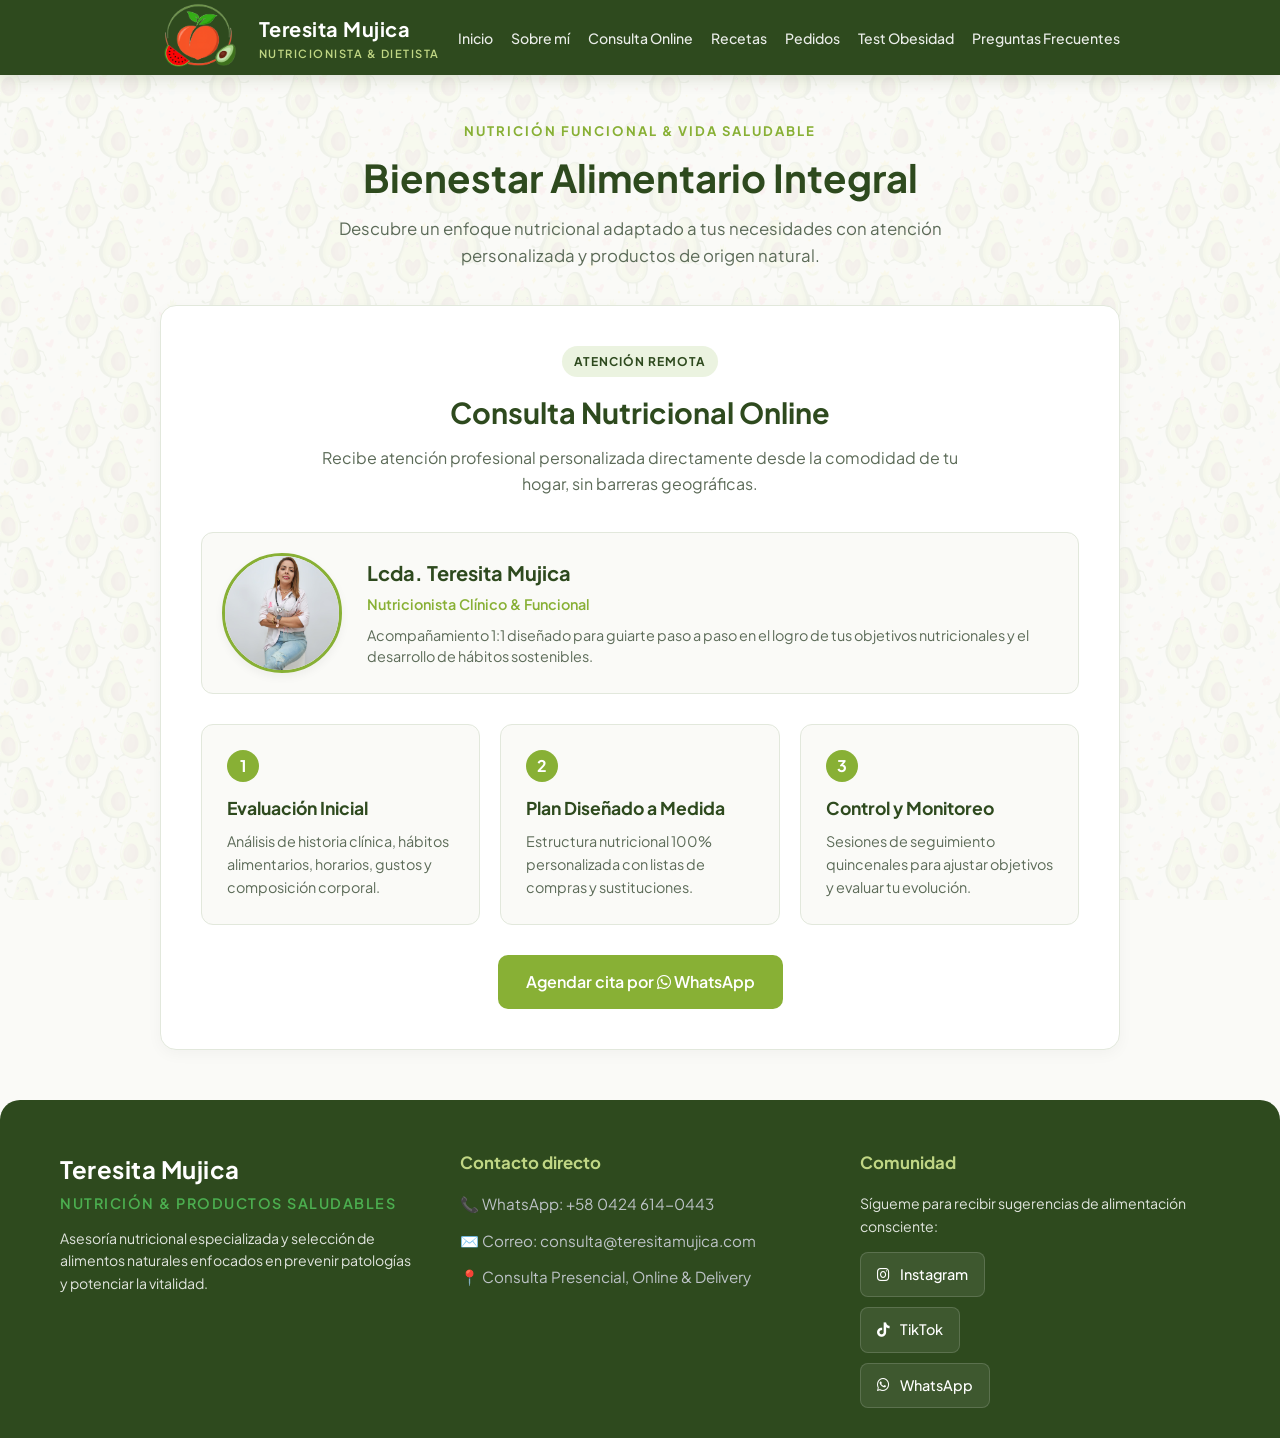
<file: consultaonline.html>
<!DOCTYPE html>
<html lang="es">
<head>
    <meta charset="UTF-8">
    <meta name="viewport" content="width=device-width, initial-scale=1.0">
    <title>Lcda. Teresita Mujica - Nutrición & Bienestar</title>
     <link rel="icon" type="image/x-icon" href="images/favicon32x32.png">
    
    <link href="https://fonts.googleapis.com/css2?family=Plus+Jakarta+Sans:wght@400;500;600;700&display=swap" rel="stylesheet">
    <link rel="stylesheet" href="https://cdnjs.cloudflare.com/ajax/libs/font-awesome/6.5.1/css/all.min.css">

    <style>
          .header-logo{
            width: 80px;
            height: 80px;
        }
        /* ====================================================
           PALETA DE COLORES & VARIABLES
           ==================================================== */
        :root {
            --brand-dark-green: #2E4A1E;   /* Verde Oliva Oscuro del Header */
            --brand-leaf-green: #88B035;   /* Verde Hoja de Acción */
            --brand-light-green: #EBF3E0;  /* Verde Suave de Fondo */
            --brand-accent-gold: #C0D684;  /* Verde Dorado Acento */
            --bg-body: #FAFAF7;             /* Fondo Crema / Blanco Orgánico */
            --card-bg: #FFFFFF;            /* Fondo de Tarjetas */
            --text-main: #1F291E;          /* Texto Principal */
            --text-muted: #5C6B58;         /* Texto Secundario */
            --border-color: #E2E8DC;       /* Bordes */
            --radius: 16px;
        }

        * { box-sizing: border-box; margin: 0; padding: 0; font-family: 'Plus Jakarta Sans', sans-serif; }

        /* ====================================================
           FONDO GENERAL CON ESTAMPADO (BODY)
           ==================================================== */
        body { 
            background-color: var(--bg-body); 
            color: var(--text-main); 
            line-height: 1.6; 
            display: flex; 
            flex-direction: column; 
            min-height: 100vh;
            position: relative;
        }

        body::before {
            content: '';
            position: fixed;
            top: 0;
            left: 0;
            width: 100%;
            height: 100%;
            background-image: url('images/aguacate.avif');
            background-repeat: repeat;
            background-size: 220px auto;
            opacity: 0.06;
            pointer-events: none;
            z-index: -1;
        }

        .container { max-width: 1000px; margin: 0 auto; padding: 0 20px; width: 100%; }

        /* ====================================================
           CABECERA Y NAVEGACIÓN
           ==================================================== */
        header { 
            background-color: var(--brand-dark-green); 
            position: sticky; 
            top: 0; 
            z-index: 1000;
            box-shadow: 0 4px 15px rgba(46, 74, 30, 0.15);
        }

        .nav-container { display: flex; justify-content: space-between; align-items: center; height: 75px; }

        .logo { display: flex; flex-direction: column; text-decoration: none; }
        .logo-title { color: #FFFFFF; font-weight: 700; font-size: 1.25rem; letter-spacing: 0.5px; }
        .logo-subtitle { color: var(--brand-accent-gold); font-size: 0.7rem; letter-spacing: 1.5px; text-transform: uppercase; font-weight: 600; }

        .nav-menu { display: flex; gap: 18px; list-style: none; }
        .nav-menu a { 
            text-decoration: none; 
            color: rgba(255, 255, 255, 0.9); 
            font-weight: 500; 
            font-size: 0.88rem; 
            transition: color 0.2s; 
        }
        .nav-menu a:hover, .nav-menu a.active { color: var(--brand-accent-gold); }

        .menu-toggle { 
            display: none; 
            background: none; 
            border: none; 
            color: #FFFFFF; 
            font-size: 1.8rem; 
            cursor: pointer; 
        }

        /* ====================================================
           ESTILOS DE SECCIONES GENERALES
           ==================================================== */
        .hero-section { text-align: center; padding: 45px 20px 35px 20px; }
        .hero-subtitle { font-size: 0.82rem; letter-spacing: 2px; text-transform: uppercase; color: var(--brand-leaf-green); font-weight: 700; margin-bottom: 6px; }
        .hero-section h1 { color: var(--brand-dark-green); font-size: 2.4rem; font-weight: 700; margin-bottom: 8px; }
        .hero-section p { color: var(--text-muted); font-size: 1.05rem; max-width: 650px; margin: 0 auto; }

        .content-section {
            margin-bottom: 50px;
            scroll-margin-top: 90px;
        }

        .section-card {
            background-color: var(--card-bg);
            border: 1px solid var(--border-color);
            border-radius: var(--radius);
            padding: 40px;
            box-shadow: 0 4px 15px rgba(0, 0, 0, 0.04);
        }

        .badge {
            display: inline-block;
            background-color: var(--brand-light-green);
            color: var(--brand-dark-green);
            font-size: 0.75rem;
            font-weight: 700;
            text-transform: uppercase;
            letter-spacing: 1px;
            padding: 6px 12px;
            border-radius: 20px;
            margin-bottom: 12px;
        }

        .section-header {
            text-align: center;
            max-width: 650px;
            margin: 0 auto 35px auto;
        }

        .section-header h2 {
            color: var(--brand-dark-green);
            font-size: 1.8rem;
            margin-bottom: 10px;
        }

        .section-intro {
            color: var(--text-muted);
            font-size: 1rem;
        }

        /* ====================================================
           COMPONENTES ESPECÍFICOS
           ==================================================== */
        
        /* SOBRE MÍ */
        .profile-header { display: flex; align-items: center; gap: 30px; margin-bottom: 25px; }
        .profile-img-container { width: 130px; height: 130px; border-radius: 50%; overflow: hidden; border: 3px solid var(--brand-leaf-green); flex-shrink: 0; }
        .profile-img { width: 100%; height: 100%; object-fit: cover; }
        .profile-title-block h2 { color: var(--brand-dark-green); font-size: 1.7rem; }
        .profile-title-block .subtitle { color: var(--text-muted); font-weight: 500; }
        .text-content p { color: var(--text-main); font-size: 1.05rem; line-height: 1.7; margin-bottom: 30px; }
        .highlights-grid { display: grid; grid-template-columns: repeat(3, 1fr); gap: 20px; }
        .highlight-item { background-color: var(--bg-body); padding: 20px; border-radius: 12px; border: 1px solid var(--border-color); }
        .highlight-item .icon { font-size: 1.5rem; display: block; margin-bottom: 8px; }
        .highlight-item h4 { color: var(--brand-dark-green); margin-bottom: 6px; }
        .highlight-item p { color: var(--text-muted); font-size: 0.88rem; }

        /* CONSULTA ONLINE */
        .steps-grid { display: grid; grid-template-columns: repeat(3, 1fr); gap: 20px; margin-bottom: 30px; }
        .step-card { background-color: var(--bg-body); padding: 25px; border-radius: 12px; border: 1px solid var(--border-color); }
        .step-number { width: 32px; height: 32px; background-color: var(--brand-leaf-green); color: #ffffff; font-weight: 700; border-radius: 50%; display: flex; align-items: center; justify-content: center; margin-bottom: 12px; }
        .step-card h3 { color: var(--brand-dark-green); font-size: 1.1rem; margin-bottom: 8px; }
        .step-card p { color: var(--text-muted); font-size: 0.9rem; }
        .cta-wrapper { text-align: center; margin-top: 20px; }
        .btn-primary { display: inline-block; background-color: var(--brand-leaf-green); color: #ffffff; padding: 14px 28px; border-radius: 10px; text-decoration: none; font-weight: 600; border: none; cursor: pointer; transition: background-color 0.2s; }
        .btn-primary:hover { background-color: var(--brand-dark-green); }

        /* RECETAS Y PEDIDOS (GRID DE TARGETAS) */
        .items-grid { display: grid; grid-template-columns: repeat(2, 1fr); gap: 25px; }
        .item-card { background-color: var(--bg-body); border-radius: 12px; border: 1px solid var(--border-color); overflow: hidden; display: flex; flex-direction: column; }
        .item-card img { width: 100%; height: 180px; object-fit: cover; }
        .item-card-body { padding: 20px; flex-grow: 1; display: flex; flex-direction: column; }
        .item-card-body h3 { color: var(--brand-dark-green); font-size: 1.2rem; margin-bottom: 8px; }
        .item-card-body p { color: var(--text-muted); font-size: 0.9rem; margin-bottom: 15px; flex-grow: 1; }
        .price-tag { font-size: 1.1rem; font-weight: 700; color: var(--brand-leaf-green); margin-bottom: 12px; }

        /* TEST DE OBESIDAD */
        .imc-form { max-width: 500px; margin: 0 auto; }
        .form-grid { display: grid; grid-template-columns: 1fr 1fr; gap: 15px; margin-bottom: 20px; }
        .form-group label { display: block; color: var(--brand-dark-green); font-weight: 600; font-size: 0.9rem; margin-bottom: 6px; }
        .form-group input { width: 100%; padding: 12px; border: 1px solid var(--border-color); border-radius: 8px; font-size: 1rem; background-color: var(--bg-body); }
        .btn-full { width: 100%; }
        .result-box { margin-top: 30px; padding: 20px; background-color: var(--brand-light-green); border-radius: 12px; text-align: center; border: 1px solid var(--brand-accent-gold); }
        .result-box h3 { color: var(--brand-dark-green); margin-bottom: 6px; }
        .result-status { font-weight: 700; color: var(--brand-dark-green); font-size: 1.1rem; margin-bottom: 10px; }
        .result-disclaimer { font-size: 0.8rem; color: var(--text-muted); }

        /* PREGUNTAS FRECUENTES (FAQ) */
        .faq-list { display: flex; flex-direction: column; gap: 15px; }
        .faq-item { background-color: var(--bg-body); border-radius: 10px; border: 1px solid var(--border-color); padding: 20px; }
        .faq-item h3 { color: var(--brand-dark-green); font-size: 1.05rem; margin-bottom: 8px; }
        .faq-item p { color: var(--text-muted); font-size: 0.92rem; }

        /* ====================================================
           FOOTER (1 FILA / 3 COLUMNAS)
           ==================================================== */
        footer { 
            background-color: var(--brand-dark-green); 
            color: #FFFFFF; 
            margin-top: auto; 
            padding: 45px 0 35px 0; 
            border-top-left-radius: 20px;
            border-top-right-radius: 20px;
            position: relative;
            z-index: 2;
        }

        .footer-grid { display: grid; grid-template-columns: repeat(3, 1fr); gap: 35px; }
        .footer-col h3 { font-size: 1.05rem; color: var(--brand-accent-gold); margin-bottom: 16px; font-weight: 700; }
        .footer-col p, .footer-col a { color: rgba(255, 255, 255, 0.85); font-size: 0.88rem; text-decoration: none; }
        .contact-info { display: flex; flex-direction: column; gap: 10px; }
        .contact-item { display: flex; align-items: center; gap: 8px; }
        .social-links { display: flex; gap: 12px; }
        .social-btn { display: inline-flex; align-items: center; justify-content: center; padding: 8px 16px; border-radius: 8px; background-color: rgba(255, 255, 255, 0.1); color: #FFFFFF; font-size: 0.85rem; font-weight: 600; border: 1px solid rgba(255, 255, 255, 0.15); transition: all 0.2s; }
        .social-btn:hover { background-color: var(--brand-leaf-green); border-color: var(--brand-leaf-green); }

        /* ====================================================
           ADAPTABILIDAD RESPONSIVE
           ==================================================== */
        @media (max-width: 850px) {
            .footer-grid { grid-template-columns: 1fr; gap: 30px; text-align: center; }
            .contact-item { justify-content: center; }
            .social-links { justify-content: center; }
        }

        @media (max-width: 768px) {
            .menu-toggle { display: block; }
            .nav-menu {
                display: none;
                flex-direction: column;
                position: absolute;
                top: 75px;
                left: 0;
                width: 100%;
                background-color: var(--brand-dark-green);
                padding: 20px;
                gap: 16px;
                box-shadow: 0 10px 15px rgba(0,0,0,0.2);
            }
            .nav-menu.active { display: flex; }
            .profile-header { flex-direction: column; text-align: center; }
            .highlights-grid, .steps-grid, .items-grid { grid-template-columns: 1fr; }
            .form-grid { grid-template-columns: 1fr; }
        }

        /* ====================================================
   ÁREA DE FOTO DE LA LICENCIADA
   ==================================================== */
.consult-profile-block {
    display: flex;
    align-items: center;
    gap: 25px;
    margin-bottom: 30px;
    padding: 20px;
    background-color: var(--bg-body);
    border-radius: 12px;
    border: 1px solid var(--border-color);
}

.consult-profile-img {
    width: 120px;
    height: 120px;
    border-radius: 50%;
    object-fit: cover;
    border: 3px solid var(--brand-leaf-green);
    flex-shrink: 0;
    box-shadow: 0 4px 10px rgba(0, 0, 0, 0.05);
}

.consult-profile-info h3 {
    color: var(--brand-dark-green);
    font-size: 1.25rem;
    font-weight: 700;
    margin-bottom: 4px;
}

.consult-profile-info .specialty {
    color: var(--brand-leaf-green);
    font-weight: 600;
    font-size: 0.9rem;
    margin-bottom: 8px;
    display: block;
}

.consult-profile-info p {
    color: var(--text-muted);
    font-size: 0.9rem;
    line-height: 1.5;
}

@media (max-width: 600px) {
    .consult-profile-block {
        flex-direction: column;
        text-align: center;
    }
}
    </style>
     <script src="js/header.js"></script>
    <script src="js/footer.js"></script>
</head>
<body>

   <!-- Tu header modular -->
    <mi-header></mi-header>

    <!-- CONTENIDO PRINCIPAL -->
   <!-- CONTENIDO PRINCIPAL -->
    <main class="container">
        
        <!-- HERO / INICIO -->
        <section id="inicio" class="hero-section">
            <div class="hero-subtitle">Nutrición Funcional & Vida Saludable</div>
            <h1>Bienestar Alimentario Integral</h1>
            <p>Descubre un enfoque nutricional adaptado a tus necesidades con atención personalizada y productos de origen natural.</p>
        </section>

        <!-- SECCIÓN: CONSULTA ONLINE -->
        <section id="consulta-online" class="content-section">
            <div class="section-card">
                <div class="section-header">
                    <span class="badge">Atención remota</span>
                    <h2>Consulta Nutricional Online</h2>
                    <p class="section-intro">Recibe atención profesional personalizada directamente desde la comodidad de tu hogar, sin barreras geográficas.</p>
                </div>

                <!-- BLOQUE CON FOTO DE LA LICENCIADA -->
                <div class="consult-profile-block">
                    <img src="images/teresitanutricionista.jpg" alt="Lcda. Teresita Mujica" class="consult-profile-img">
                    <div class="consult-profile-info">
                        <h3>Lcda. Teresita Mujica</h3>
                        <span class="specialty">Nutricionista Clínico & Funcional</span>
                        <p>Acompañamiento 1:1 diseñado para guiarte paso a paso en el logro de tus objetivos nutricionales y el desarrollo de hábitos sostenibles.</p>
                    </div>
                </div>

                <div class="steps-grid">
                    <div class="step-card">
                        <div class="step-number">1</div>
                        <h3>Evaluación Inicial</h3>
                        <p>Análisis de historia clínica, hábitos alimentarios, horarios, gustos y composición corporal.</p>
                    </div>
                    <div class="step-card">
                        <div class="step-number">2</div>
                        <h3>Plan Diseñado a Medida</h3>
                        <p>Estructura nutricional 100% personalizada con listas de compras y sustituciones.</p>
                    </div>
                    <div class="step-card">
                        <div class="step-number">3</div>
                        <h3>Control y Monitoreo</h3>
                        <p>Sesiones de seguimiento quincenales para ajustar objetivos y evaluar tu evolución.</p>
                    </div>
                </div>

                <div class="cta-wrapper">
                    <a href="https://wa.link/mg5tw3" class="btn-primary"> Agendar cita por <i class="fa-brands fa-whatsapp"></i> WhatsApp</a>
                </div>
            </div>
        </section>

    </main>

    <!-- FOOTER -->
    <mi-footer></mi-footer>

    <!-- LÓGICA JAVASCRIPT -->
    <script>
       
    </script>
</body>
</html>
</file>
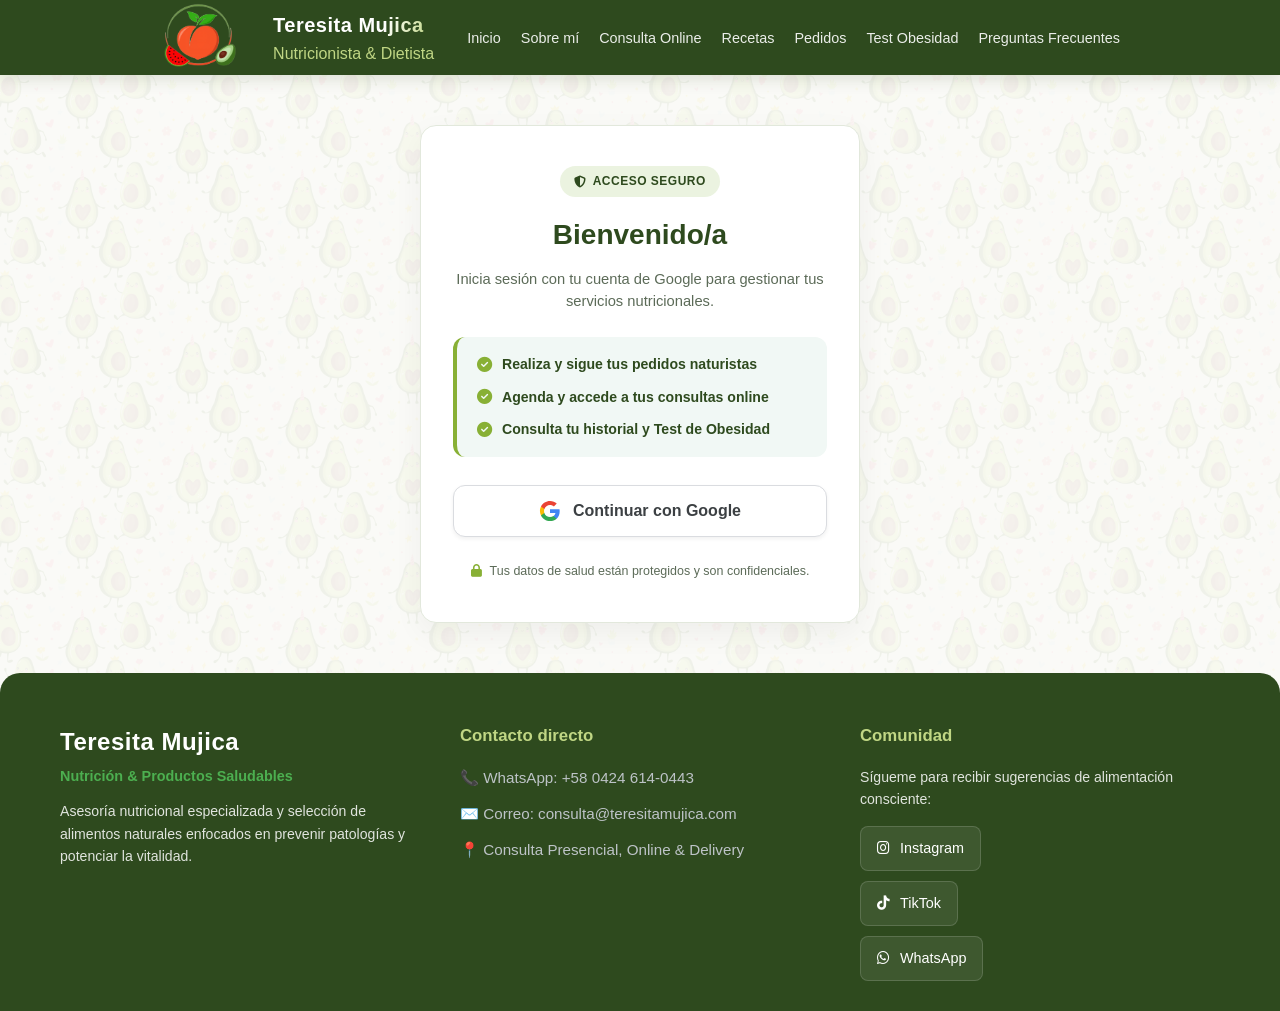
<file: pedidos.html>
<!DOCTYPE html>
<html lang="es">
<head>
    <meta charset="UTF-8">
    <meta name="viewport" content="width=device-width, initial-scale=1.0">
    <title>Lcda. Teresita Mujica - Nutrición & Bienestar</title>
     <link rel="icon" type="image/x-icon" href="images/favicon32x32.png">
     <link href="css/indexcss.css" rel="stylesheet">
    <script src="js/header.js"></script>
    <script src="js/footer.js"></script>
    <link rel="stylesheet" href="https://cdnjs.cloudflare.com/ajax/libs/font-awesome/6.5.1/css/all.min.css">

    <style>
     
       
          .header-logo{
            width: 80px;
            height: 80px;
        }
         :root {
            --brand-dark-green: #2E4A1E;   /* Verde Oliva Oscuro del Header */
            --brand-leaf-green: #88B035;   /* Verde Hoja de Acción */
            --brand-light-green: #EBF3E0;  /* Verde Suave de Fondo */
            --brand-accent-gold: #C0D684;  /* Verde Dorado Acento */
            --bg-body: #FAFAF7;             /* Fondo Crema / Blanco Orgánico */
            --card-bg: #FFFFFF;            /* Fondo de Tarjetas */
            --text-main: #1F291E;          /* Texto Principal */
            --text-muted: #5C6B58;         /* Texto Secundario */
            --border-color: #E2E8DC;       /* Bordes */
            --radius: 16px;
        }


        body {
            font-family: 'Plus Jakarta Sans', sans-serif;
            background-color: var(--bg-body);
            color: var(--text-main);
            margin: 0;
            display: flex;
            flex-direction: column;
            min-height: 100vh;
        }

        /* Layout de Autorización */
        .auth-container {
            max-width: 440px;
            margin: 50px auto;
            background: var(--card-bg);
            border: 1px solid var(--border-color);
            border-radius: var(--radius);
            padding: 40px 32px;
            box-shadow: 0 10px 30px rgba(0, 0, 0, 0.05);
            text-align: center;
        }

        .auth-badge {
            display: inline-flex;
            align-items: center;
            gap: 6px;
            background-color: var(--brand-light-green);
            color: var(--brand-dark-green);
            font-size: 0.75rem;
            font-weight: 700;
            text-transform: uppercase;
            padding: 6px 14px;
            border-radius: 20px;
            margin-bottom: 16px;
            letter-spacing: 0.5px;
        }

        .auth-header h2 {
            color: var(--brand-dark-green);
            font-size: 1.75rem;
            font-weight: 700;
            margin: 0 0 10px 0;
        }

        .auth-header p {
            color: var(--text-muted);
            font-size: 0.92rem;
            line-height: 1.5;
            margin: 0 0 25px 0;
        }

        /* Beneficios / Valor del Login */
        .benefits-list {
            text-align: left;
            background: #f1f8f5;
            padding: 16px 20px;
            border-radius: 12px;
            margin-bottom: 28px;
            border-left: 4px solid var(--brand-leaf-green);
        }

        .benefit-item {
            display: flex;
            align-items: center;
            gap: 10px;
            font-size: 0.88rem;
            color: var(--brand-dark-green);
            font-weight: 600;
            margin-bottom: 10px;
        }

        .benefit-item:last-child {
            margin-bottom: 0;
        }

        .benefit-item i {
            color: var(--brand-leaf-green);
            font-size: 0.95rem;
        }

        /* Botón Único de Google */
        .btn-google {
            display: flex;
            align-items: center;
            justify-content: center;
            gap: 12px;
            width: 100%;
            padding: 14px 20px;
            border-radius: 12px;
            border: 1px solid #dadce0;
            background: #ffffff;
            font-weight: 600;
            font-size: 1rem;
            color: #3c4043;
            cursor: pointer;
            transition: all 0.25s cubic-bezier(0.4, 0, 0.2, 1);
            box-shadow: 0 2px 4px rgba(0,0,0,0.06);
        }

        .btn-google:hover {
            background-color: #f8f9fa;
            border-color: #c1c4c8;
            box-shadow: 0 4px 12px rgba(0, 0, 0, 0.1);
            transform: translateY(-1px);
        }

        .btn-google:active {
            transform: translateY(0);
            box-shadow: 0 2px 4px rgba(0,0,0,0.06);
        }

        .btn-google svg {
            width: 22px;
            height: 22px;
            flex-shrink: 0;
        }

        /* Aviso de Seguridad y Confidencialidad */
        .security-notice {
            margin-top: 25px;
            display: flex;
            align-items: center;
            justify-content: center;
            gap: 8px;
            font-size: 0.78rem;
            color: var(--text-muted);
        }

        .security-notice i {
            color: var(--brand-leaf-green);
        }
    </style>
</head>
<body>

    <mi-header></mi-header>
    
    <main class="container">
        <div class="auth-container">
            
            <div class="auth-header">
                <span class="auth-badge">
                    <i class="fa-solid fa-shield-halved"></i> Acceso Seguro
                </span>
                <h2>Bienvenido/a</h2>
                <p>Inicia sesión con tu cuenta de Google para gestionar tus servicios nutricionales.</p>
            </div>

            <!-- Lista de Beneficios -->
            <div class="benefits-list">
                <div class="benefit-item">
                    <i class="fa-solid fa-circle-check"></i>
                    <span>Realiza y sigue tus pedidos naturistas</span>
                </div>
                <div class="benefit-item">
                    <i class="fa-solid fa-circle-check"></i>
                    <span>Agenda y accede a tus consultas online</span>
                </div>
                <div class="benefit-item">
                    <i class="fa-solid fa-circle-check"></i>
                    <span>Consulta tu historial y Test de Obesidad</span>
                </div>
            </div>

            <!-- Botón de Inicio de Sesión Google Exclusivo -->
            <button class="btn-google" onclick="iniciarSesionGoogle()">
                <svg viewBox="0 0 24 24">
                    <path fill="#4285F4" d="M22.56 12.25c0-.78-.07-1.53-.2-2.25H12v4.26h5.92c-.26 1.37-1.04 2.53-2.21 3.31v2.77h3.57c2.08-1.92 3.28-4.74 3.28-8.09z"/>
                    <path fill="#34A853" d="M12 23c2.97 0 5.46-.98 7.28-2.66l-3.57-2.77c-.98.66-2.23 1.06-3.71 1.06-2.86 0-5.29-1.93-6.16-4.53H2.18v2.84C3.99 20.53 7.7 23 12 23z"/>
                    <path fill="#FBBC05" d="M5.84 14.09c-.22-.66-.35-1.36-.35-2.09s.13-1.43.35-2.09V7.06H2.18C1.43 8.55 1 10.22 1 12s.43 3.45 1.18 4.94l2.85-2.22.81-.63z"/>
                    <path fill="#EA4335" d="M12 5.38c1.62 0 3.06.56 4.21 1.64l3.15-3.15C17.45 2.09 14.97 1 12 1 7.7 1 3.99 3.47 2.18 7.06l3.66 2.84c.87-2.6 3.3-4.52 6.16-4.52z"/>
                </svg>
                Continuar con Google
            </button>

            <!-- Nota de Confidencialidad -->
            <div class="security-notice">
                <i class="fa-solid fa-lock"></i>
                <span>Tus datos de salud están protegidos y son confidenciales.</span>
            </div>

        </div>
    </main>

    <mi-footer></mi-footer>

    <script>
        function iniciarSesionGoogle() {
            // Lógica para detonar el OAuth o Google Identity Services SDK
            console.log("Iniciando autenticación Google...");
        }
    </script>
</body>
</html>
</file>
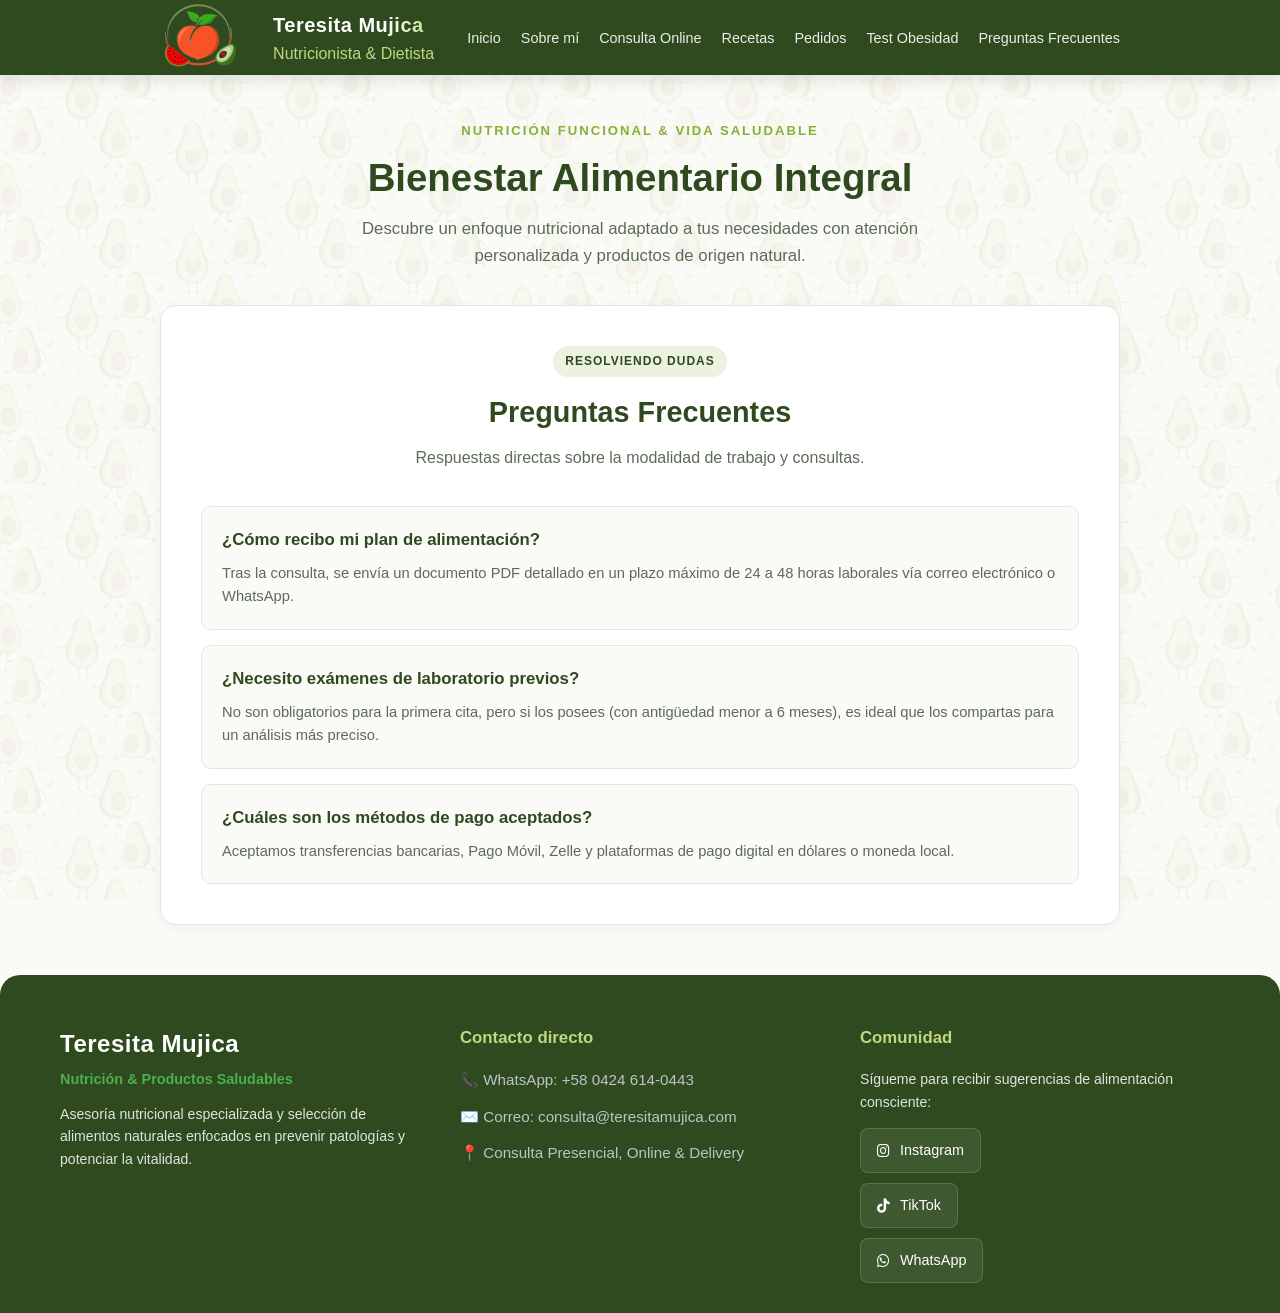
<file: preguntas.html>
<!DOCTYPE html>
<html lang="es">
<head>
    <meta charset="UTF-8">
    <meta name="viewport" content="width=device-width, initial-scale=1.0">
    <title>Lcda. Teresita Mujica - Nutrición & Bienestar</title>
    
    <link rel="icon" type="image/x-icon" href="images/favicon32x32.png">
     <link href="css/indexcss.css" rel="stylesheet">
    <link href="css/preguntacss.css" rel="stylesheet">
     <link rel="stylesheet" href="https://cdnjs.cloudflare.com/ajax/libs/font-awesome/6.5.1/css/all.min.css">
    <script src="js/header.js"></script>
    <script src="js/footer.js"></script>
     <style>
       
          .header-logo{
            width: 80px;
            height: 80px;
        }
        </style>
</head>
<body>

        <!-- CABECERA DE NAVEGACIÓN -->
     <mi-header></mi-header>


    <!-- CONTENIDO PRINCIPAL -->
    <main class="container">
        
        <!-- HERO / INICIO -->
        <section id="inicio" class="hero-section">
            <div class="hero-subtitle">Nutrición Funcional & Vida Saludable</div>
            <h1>Bienestar Alimentario Integral</h1>
            <p>Descubre un enfoque nutricional adaptado a tus necesidades con atención personalizada y productos de origen natural.</p>
        </section>

     

        <!-- SECCIÓN: PREGUNTAS FRECUENTES -->
        <section id="preguntas-frecuentes" class="content-section">
            <div class="section-card">
                <div class="section-header">
                    <span class="badge">Resolviendo dudas</span>
                    <h2>Preguntas Frecuentes</h2>
                    <p class="section-intro">Respuestas directas sobre la modalidad de trabajo y consultas.</p>
                </div>

                <div class="faq-list">
                    <div class="faq-item">
                        <h3>¿Cómo recibo mi plan de alimentación?</h3>
                        <p>Tras la consulta, se envía un documento PDF detallado en un plazo máximo de 24 a 48 horas laborales vía correo electrónico o WhatsApp.</p>
                    </div>
                    <div class="faq-item">
                        <h3>¿Necesito exámenes de laboratorio previos?</h3>
                        <p>No son obligatorios para la primera cita, pero si los posees (con antigüedad menor a 6 meses), es ideal que los compartas para un análisis más preciso.</p>
                    </div>
                    <div class="faq-item">
                        <h3>¿Cuáles son los métodos de pago aceptados?</h3>
                        <p>Aceptamos transferencias bancarias, Pago Móvil, Zelle y plataformas de pago digital en dólares o moneda local.</p>
                    </div>
                </div>
            </div>
        </section>

    </main>

    <!-- FOOTER -->
<mi-footer></mi-footer>

    <!-- LÓGICA JAVASCRIPT -->
    <script>
   

       
    </script>
</body>
</html>
</file>
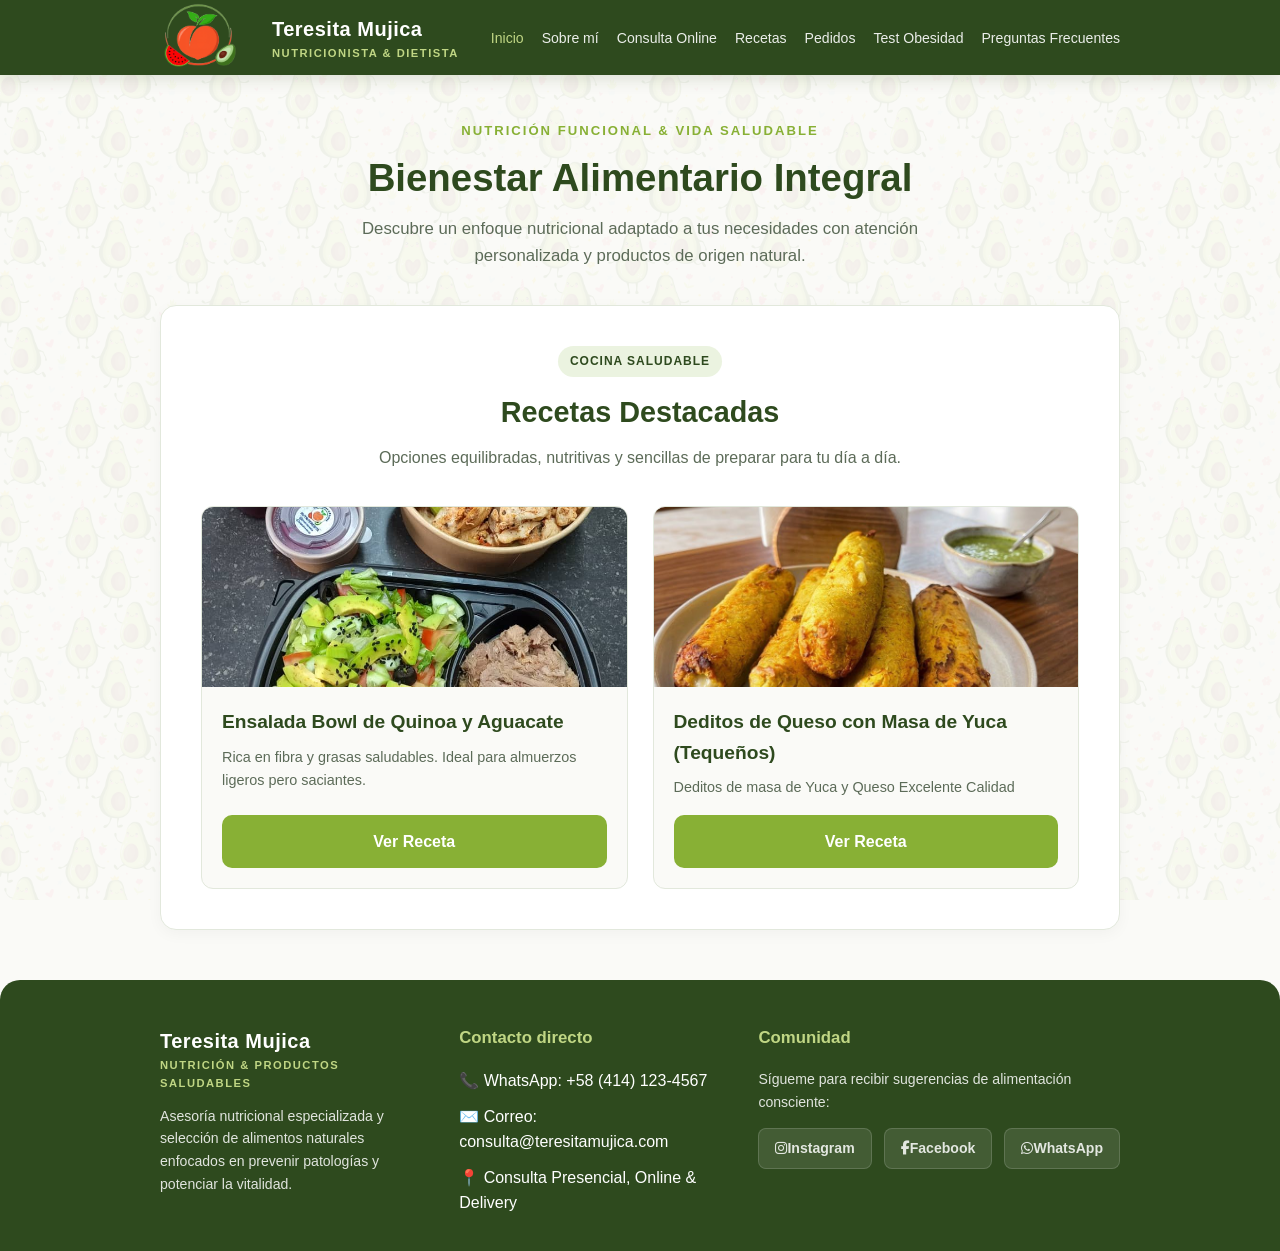
<file: recetas.html>
<!DOCTYPE html>
<html lang="es">
<head>
    <meta charset="UTF-8">
    <meta name="viewport" content="width=device-width, initial-scale=1.0">
    <title>Lcda. Teresita Mujica - Nutrición & Bienestar</title>
     <link rel="icon" type="image/x-icon" href="images/favicon32x32.png">
    
    
     <link rel="stylesheet" href="https://cdnjs.cloudflare.com/ajax/libs/font-awesome/6.5.1/css/all.min.css">
    <style>
       
          .header-logo{
            width: 80px;
            height: 80px;
        }

        /* ====================================================
           PALETA DE COLORES & VARIABLES
           ==================================================== */
        :root {
            --brand-dark-green: #2E4A1E;   /* Verde Oliva Oscuro del Header */
            --brand-leaf-green: #88B035;   /* Verde Hoja de Acción */
            --brand-light-green: #EBF3E0;  /* Verde Suave de Fondo */
            --brand-accent-gold: #C0D684;  /* Verde Dorado Acento */
            --bg-body: #FAFAF7;             /* Fondo Crema / Blanco Orgánico */
            --card-bg: #FFFFFF;            /* Fondo de Tarjetas */
            --text-main: #1F291E;          /* Texto Principal */
            --text-muted: #5C6B58;         /* Texto Secundario */
            --border-color: #E2E8DC;       /* Bordes */
            --radius: 16px;
        }

        * { box-sizing: border-box; margin: 0; padding: 0; font-family: 'Plus Jakarta Sans', sans-serif; }

        /* ====================================================
           FONDO GENERAL CON ESTAMPADO (BODY)
           ==================================================== */
        body { 
            background-color: var(--bg-body); 
            color: var(--text-main); 
            line-height: 1.6; 
            display: flex; 
            flex-direction: column; 
            min-height: 100vh;
            position: relative;
        }

        body::before {
            content: '';
            position: fixed;
            top: 0;
            left: 0;
            width: 100%;
            height: 100%;
            background-image: url('images/aguacate.avif');
            background-repeat: repeat;
            background-size: 220px auto;
            opacity: 0.06;
            pointer-events: none;
            z-index: -1;
        }

        .container { max-width: 1000px; margin: 0 auto; padding: 0 20px; width: 100%; }

        /* ====================================================
           CABECERA Y NAVEGACIÓN
           ==================================================== */
        header { 
            background-color: var(--brand-dark-green); 
            position: sticky; 
            top: 0; 
            z-index: 1000;
            box-shadow: 0 4px 15px rgba(46, 74, 30, 0.15);
        }

        .nav-container { display: flex; justify-content: space-between; align-items: center; height: 75px; }

        .logo { display: flex; flex-direction: column; text-decoration: none; }
        .logo-title { color: #FFFFFF; font-weight: 700; font-size: 1.25rem; letter-spacing: 0.5px; }
        .logo-subtitle { color: var(--brand-accent-gold); font-size: 0.7rem; letter-spacing: 1.5px; text-transform: uppercase; font-weight: 600; }

        .nav-menu { display: flex; gap: 18px; list-style: none; }
        .nav-menu a { 
            text-decoration: none; 
            color: rgba(255, 255, 255, 0.9); 
            font-weight: 500; 
            font-size: 0.88rem; 
            transition: color 0.2s; 
        }
        .nav-menu a:hover, .nav-menu a.active { color: var(--brand-accent-gold); }

        .menu-toggle { 
            display: none; 
            background: none; 
            border: none; 
            color: #FFFFFF; 
            font-size: 1.8rem; 
            cursor: pointer; 
        }

        /* ====================================================
           ESTILOS DE SECCIONES GENERALES
           ==================================================== */
        .hero-section { text-align: center; padding: 45px 20px 35px 20px; }
        .hero-subtitle { font-size: 0.82rem; letter-spacing: 2px; text-transform: uppercase; color: var(--brand-leaf-green); font-weight: 700; margin-bottom: 6px; }
        .hero-section h1 { color: var(--brand-dark-green); font-size: 2.4rem; font-weight: 700; margin-bottom: 8px; }
        .hero-section p { color: var(--text-muted); font-size: 1.05rem; max-width: 650px; margin: 0 auto; }

        .content-section {
            margin-bottom: 50px;
            scroll-margin-top: 90px;
        }

        .section-card {
            background-color: var(--card-bg);
            border: 1px solid var(--border-color);
            border-radius: var(--radius);
            padding: 40px;
            box-shadow: 0 4px 15px rgba(0, 0, 0, 0.04);
        }

        .badge {
            display: inline-block;
            background-color: var(--brand-light-green);
            color: var(--brand-dark-green);
            font-size: 0.75rem;
            font-weight: 700;
            text-transform: uppercase;
            letter-spacing: 1px;
            padding: 6px 12px;
            border-radius: 20px;
            margin-bottom: 12px;
        }

        .section-header {
            text-align: center;
            max-width: 650px;
            margin: 0 auto 35px auto;
        }

        .section-header h2 {
            color: var(--brand-dark-green);
            font-size: 1.8rem;
            margin-bottom: 10px;
        }

        .section-intro {
            color: var(--text-muted);
            font-size: 1rem;
        }

        /* ====================================================
           COMPONENTES ESPECÍFICOS
           ==================================================== */
        
        /* SOBRE MÍ */
        .profile-header { display: flex; align-items: center; gap: 30px; margin-bottom: 25px; }
        .profile-img-container { width: 130px; height: 130px; border-radius: 50%; overflow: hidden; border: 3px solid var(--brand-leaf-green); flex-shrink: 0; }
        .profile-img { width: 100%; height: 100%; object-fit: cover; }
        .profile-title-block h2 { color: var(--brand-dark-green); font-size: 1.7rem; }
        .profile-title-block .subtitle { color: var(--text-muted); font-weight: 500; }
        .text-content p { color: var(--text-main); font-size: 1.05rem; line-height: 1.7; margin-bottom: 30px; }
        .highlights-grid { display: grid; grid-template-columns: repeat(3, 1fr); gap: 20px; }
        .highlight-item { background-color: var(--bg-body); padding: 20px; border-radius: 12px; border: 1px solid var(--border-color); }
        .highlight-item .icon { font-size: 1.5rem; display: block; margin-bottom: 8px; }
        .highlight-item h4 { color: var(--brand-dark-green); margin-bottom: 6px; }
        .highlight-item p { color: var(--text-muted); font-size: 0.88rem; }

        /* CONSULTA ONLINE */
        .steps-grid { display: grid; grid-template-columns: repeat(3, 1fr); gap: 20px; margin-bottom: 30px; }
        .step-card { background-color: var(--bg-body); padding: 25px; border-radius: 12px; border: 1px solid var(--border-color); }
        .step-number { width: 32px; height: 32px; background-color: var(--brand-leaf-green); color: #ffffff; font-weight: 700; border-radius: 50%; display: flex; align-items: center; justify-content: center; margin-bottom: 12px; }
        .step-card h3 { color: var(--brand-dark-green); font-size: 1.1rem; margin-bottom: 8px; }
        .step-card p { color: var(--text-muted); font-size: 0.9rem; }
        .cta-wrapper { text-align: center; margin-top: 20px; }
        .btn-primary { display: inline-block; background-color: var(--brand-leaf-green); color: #ffffff; padding: 14px 28px; border-radius: 10px; text-decoration: none; font-weight: 600; border: none; cursor: pointer; transition: background-color 0.2s; }
        .btn-primary:hover { background-color: var(--brand-dark-green); }

        /* RECETAS Y PEDIDOS (GRID DE TARGETAS) */
        .items-grid { display: grid; grid-template-columns: repeat(2, 1fr); gap: 25px; }
        .item-card { background-color: var(--bg-body); border-radius: 12px; border: 1px solid var(--border-color); overflow: hidden; display: flex; flex-direction: column; }
        .item-card img { width: 100%; height: 180px; object-fit: cover; }
        .item-card-body { padding: 20px; flex-grow: 1; display: flex; flex-direction: column; }
        .item-card-body h3 { color: var(--brand-dark-green); font-size: 1.2rem; margin-bottom: 8px; }
        .item-card-body p { color: var(--text-muted); font-size: 0.9rem; margin-bottom: 15px; flex-grow: 1; }
        .price-tag { font-size: 1.1rem; font-weight: 700; color: var(--brand-leaf-green); margin-bottom: 12px; }

        /* TEST DE OBESIDAD */
        .imc-form { max-width: 500px; margin: 0 auto; }
        .form-grid { display: grid; grid-template-columns: 1fr 1fr; gap: 15px; margin-bottom: 20px; }
        .form-group label { display: block; color: var(--brand-dark-green); font-weight: 600; font-size: 0.9rem; margin-bottom: 6px; }
        .form-group input { width: 100%; padding: 12px; border: 1px solid var(--border-color); border-radius: 8px; font-size: 1rem; background-color: var(--bg-body); }
        .btn-full { width: 100%; }
        .result-box { margin-top: 30px; padding: 20px; background-color: var(--brand-light-green); border-radius: 12px; text-align: center; border: 1px solid var(--brand-accent-gold); }
        .result-box h3 { color: var(--brand-dark-green); margin-bottom: 6px; }
        .result-status { font-weight: 700; color: var(--brand-dark-green); font-size: 1.1rem; margin-bottom: 10px; }
        .result-disclaimer { font-size: 0.8rem; color: var(--text-muted); }

        /* PREGUNTAS FRECUENTES (FAQ) */
        .faq-list { display: flex; flex-direction: column; gap: 15px; }
        .faq-item { background-color: var(--bg-body); border-radius: 10px; border: 1px solid var(--border-color); padding: 20px; }
        .faq-item h3 { color: var(--brand-dark-green); font-size: 1.05rem; margin-bottom: 8px; }
        .faq-item p { color: var(--text-muted); font-size: 0.92rem; }

        /* ====================================================
           FOOTER (1 FILA / 3 COLUMNAS)
           ==================================================== */
        footer { 
            background-color: var(--brand-dark-green); 
            color: #FFFFFF; 
            margin-top: auto; 
            padding: 45px 0 35px 0; 
            border-top-left-radius: 20px;
            border-top-right-radius: 20px;
            position: relative;
            z-index: 2;
        }

        .footer-grid { display: grid; grid-template-columns: repeat(3, 1fr); gap: 35px; }
        .footer-col h3 { font-size: 1.05rem; color: var(--brand-accent-gold); margin-bottom: 16px; font-weight: 700; }
        .footer-col p, .footer-col a { color: rgba(255, 255, 255, 0.85); font-size: 0.88rem; text-decoration: none; }
        .contact-info { display: flex; flex-direction: column; gap: 10px; }
        .contact-item { display: flex; align-items: center; gap: 8px; }
        .social-links { display: flex; gap: 12px; }
        .social-btn { display: inline-flex; align-items: center; justify-content: center; padding: 8px 16px; border-radius: 8px; background-color: rgba(255, 255, 255, 0.1); color: #FFFFFF; font-size: 0.85rem; font-weight: 600; border: 1px solid rgba(255, 255, 255, 0.15); transition: all 0.2s; }
        .social-btn:hover { background-color: var(--brand-leaf-green); border-color: var(--brand-leaf-green); }

        /* ====================================================
           ADAPTABILIDAD RESPONSIVE
           ==================================================== */
        @media (max-width: 850px) {
            .footer-grid { grid-template-columns: 1fr; gap: 30px; text-align: center; }
            .contact-item { justify-content: center; }
            .social-links { justify-content: center; }
        }

        @media (max-width: 768px) {
            .menu-toggle { display: block; }
            .nav-menu {
                display: none;
                flex-direction: column;
                position: absolute;
                top: 75px;
                left: 0;
                width: 100%;
                background-color: var(--brand-dark-green);
                padding: 20px;
                gap: 16px;
                box-shadow: 0 10px 15px rgba(0,0,0,0.2);
            }
            .nav-menu.active { display: flex; }
            .profile-header { flex-direction: column; text-align: center; }
            .highlights-grid, .steps-grid, .items-grid { grid-template-columns: 1fr; }
            .form-grid { grid-template-columns: 1fr; }
        }
    </style>
</head>
<link rel="stylesheet" href="https://cdnjs.cloudflare.com/ajax/libs/font-awesome/6.5.1/css/all.min.css">
<body>

       <!-- CABECERA DE NAVEGACIÓN -->
    <header>
        <div class="container nav-container">
               <img src="images/logocolorteresita.png" alt="Teresita Mujica Logo" class="header-logo">
            <a href="index.html" class="logo">
                <span class="logo-title">Teresita Mujica</span>
                <span class="logo-subtitle">Nutricionista & Dietista</span>
            </a>

            <button class="menu-toggle" id="menu-toggle" aria-label="Abrir Menú">&#9776;</button>

            <nav>
                <ul class="nav-menu" id="nav-menu">
                    <li><a href="index.html" class="active">Inicio</a></li>
                    <li><a href="sobre-mi.html">Sobre mí</a></li>
                    <li><a href="consultaonline.html">Consulta Online</a></li>
                    <li><a href="recetas.html">Recetas</a></li>
                    <li><a href="pedidos.html">Pedidos</a></li>
                    <li><a href="testobesidad.html">Test Obesidad</a></li>
                    <li><a href="preguntas.html">Preguntas Frecuentes</a></li>
                </ul>
            </nav>
        </div>
    </header>

    <!-- CONTENIDO PRINCIPAL -->
    <main class="container">


        
        <!-- HERO / INICIO -->
        <section id="inicio" class="hero-section">
            <div class="hero-subtitle">Nutrición Funcional & Vida Saludable</div>
            <h1>Bienestar Alimentario Integral</h1>
            <p>Descubre un enfoque nutricional adaptado a tus necesidades con atención personalizada y productos de origen natural.</p>
        </section>

       

        <!-- SECCIÓN: RECETAS -->
        <section id="recetas" class="content-section">
            <div class="section-card">
                <div class="section-header">
                    <span class="badge">Cocina Saludable</span>
                    <h2>Recetas Destacadas</h2>
                    <p class="section-intro">Opciones equilibradas, nutritivas y sencillas de preparar para tu día a día.</p>
                </div>

                <div class="items-grid">
                    <div class="item-card">
                        <img src="images/comida1.jpeg" alt="Ensalada Orgánica">
                        <div class="item-card-body">
                            <h3>Ensalada Bowl de Quinoa y Aguacate</h3>
                            <p>Rica en fibra y grasas saludables. Ideal para almuerzos ligeros pero saciantes.</p>
                            <a href="#" class="btn-primary" style="text-align:center;">Ver Receta</a>
                        </div>
                    </div>
                    <div class="item-card">
                        <img src="images/teresita4.jpg" alt="Batido Verde">
                        <div class="item-card-body">
                            <h3>Deditos de Queso con Masa de Yuca (Tequeños) </h3>
                            <p>Deditos de masa de Yuca y Queso Excelente Calidad</p>
                            <a href="#" class="btn-primary" style="text-align:center;">Ver Receta</a>
                        </div>
                    </div>
                </div>
            </div>
        </section>

      
    </main>

    <!-- FOOTER -->
    <footer>
        <div class="container">
            <div class="footer-grid">
                
                <div class="footer-col">
                    <div class="logo-title">Teresita Mujica</div>
                    <div class="logo-subtitle" style="margin-bottom: 12px;">Nutrición & Productos Saludables</div>
                    <p>Asesoría nutricional especializada y selección de alimentos naturales enfocados en prevenir patologías y potenciar la vitalidad.</p>
                </div>

                <div class="footer-col">
                    <h3>Contacto directo</h3>
                    <div class="contact-info">
                        <div class="contact-item">
                            <span>📞 WhatsApp: +58 (414) 123-4567</span>
                        </div>
                        <div class="contact-item">
                            <span>✉️ Correo: consulta@teresitamujica.com</span>
                        </div>
                        <div class="contact-item">
                            <span>📍 Consulta Presencial, Online & Delivery</span>
                        </div>
                    </div>
                </div>

                <div class="footer-col">
                    <h3>Comunidad</h3>
                    <p style="margin-bottom: 15px;">Sígueme para recibir sugerencias de alimentación consciente:</p>
                    <div class="social-links">
                        <a href="#" class="social-btn">
                            <i class="fa-brands fa-instagram"> </i>  Instagram
                        </a>
                        <a href="#" class="social-btn">
                            <i class="fa-brands fa-facebook-f"> </i>  Facebook
                        </a>
                        <a href="#" class="social-btn">
                            <i class="fa-brands fa-whatsapp"> </i>  WhatsApp
                        </a>
                    </div>
                </div>

            </div>
        </div>
    </footer>

    <!-- LÓGICA JAVASCRIPT -->
    <script>
        // Menú hamburguesa mobile
        const menuToggle = document.getElementById('menu-toggle');
        const navMenu = document.getElementById('nav-menu');

        menuToggle.addEventListener('click', () => {
            navMenu.classList.toggle('active');
        });

        // Calculadora de IMC
        function calcularIMC() {
            const peso = parseFloat(document.getElementById('peso').value);
            const estaturaCm = parseFloat(document.getElementById('estatura').value);

            if (peso > 0 && estaturaCm > 0) {
                const estaturaM = estaturaCm / 100;
                const imc = (peso / (estaturaM * estaturaM)).toFixed(1);

                document.getElementById('valor-imc').textContent = imc;

                let diagnostico = '';
                if (imc < 18.5) diagnostico = 'Bajo peso';
                else if (imc < 25) diagnostico = 'Peso normal / Adecuado';
                else if (imc < 30) diagnostico = 'Sobrepeso';
                else if (imc < 35) diagnostico = 'Obesidad Grado I';
                else if (imc < 40) diagnostico = 'Obesidad Grado II';
                else diagnostico = 'Obesidad Grado III (Mórbida)';

                document.getElementById('diagnostico-imc').textContent = `Clasificación: ${diagnostico}`;
                document.getElementById('resultado-imc').style.display = 'block';
            }
        }
    </script>
</body>
</html>
</file>
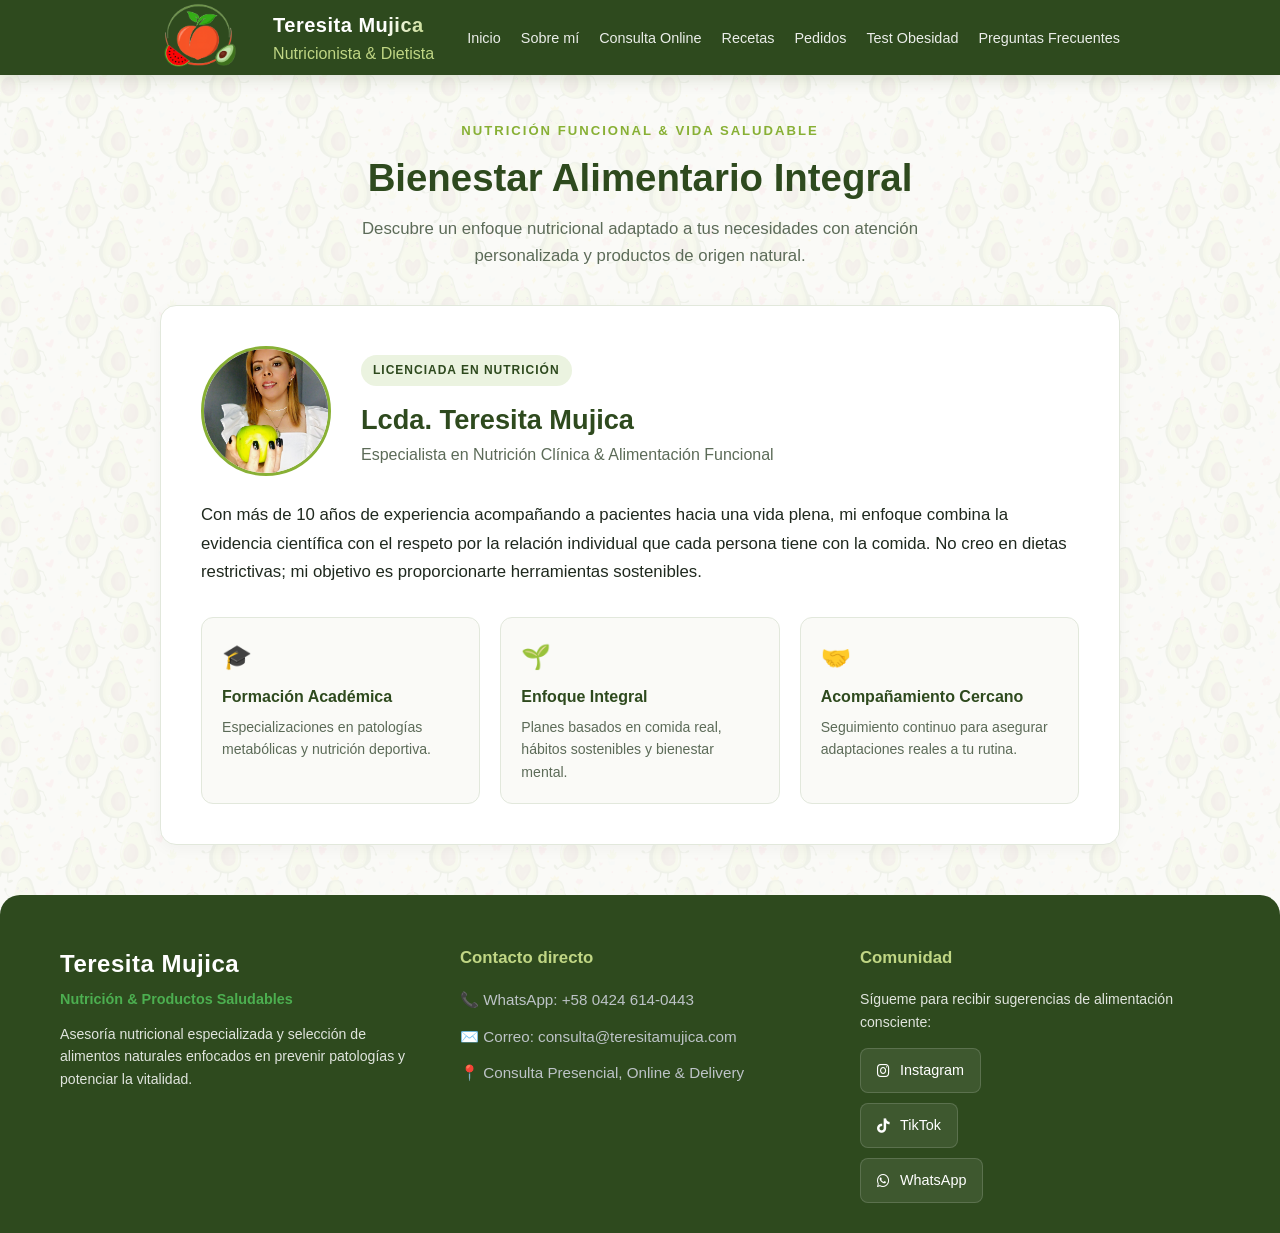
<file: sobre-mi.html>
<!DOCTYPE html>
<html lang="es">
<head>
    <meta charset="UTF-8">
    <meta name="viewport" content="width=device-width, initial-scale=1.0">
    <title>Lcda. Teresita Mujica - Nutrición & Bienestar</title>
     <link rel="icon" type="image/x-icon" href="images/favicon32x32.png">
 <link href="css/indexcss.css" rel="stylesheet">
      <link rel="stylesheet" href="https://cdnjs.cloudflare.com/ajax/libs/font-awesome/6.5.1/css/all.min.css">
    <link rel="stylesheet" href="css/sobremicss.css">
     <script src="js/header.js"></script>
    <script src="js/footer.js"></script>
</head>
<style>
          .header-logo{
            width: 80px;
            height: 80px;
        }
</style>
<body>

   <!-- Tu header modular -->
    <mi-header></mi-header>

    <!-- CONTENIDO PRINCIPAL -->
    <main class="container">
        
        <!-- HERO / INICIO -->
        <section id="inicio" class="hero-section">
            <div class="hero-subtitle">Nutrición Funcional & Vida Saludable</div>
            <h1>Bienestar Alimentario Integral</h1>
            <p>Descubre un enfoque nutricional adaptado a tus necesidades con atención personalizada y productos de origen natural.</p>
        </section>

        <!-- SECCIÓN: SOBRE MÍ -->
        <section id="sobre-mi" class="content-section">
            <div class="section-card">
                <div class="profile-header">
                    <div class="profile-img-container">
                        <img src="images/1788976301303.jpg" alt="Lcda. Teresita Mujica" class="profile-img">
                    </div>
                    <div class="profile-title-block">
                        <span class="badge">Licenciada en Nutrición</span>
                        <h2>Lcda. Teresita Mujica</h2>
                        <p class="subtitle">Especialista en Nutrición Clínica & Alimentación Funcional</p>
                    </div>
                </div>

                <div class="text-content">
                    <p>Con más de 10 años de experiencia acompañando a pacientes hacia una vida plena, mi enfoque combina la evidencia científica con el respeto por la relación individual que cada persona tiene con la comida. No creo en dietas restrictivas; mi objetivo es proporcionarte herramientas sostenibles.</p>
                </div>

                <div class="highlights-grid">
                    <div class="highlight-item">
                        <span class="icon">🎓</span>
                        <h4>Formación Académica</h4>
                        <p>Especializaciones en patologías metabólicas y nutrición deportiva.</p>
                    </div>
                    <div class="highlight-item">
                        <span class="icon">🌱</span>
                        <h4>Enfoque Integral</h4>
                        <p>Planes basados en comida real, hábitos sostenibles y bienestar mental.</p>
                    </div>
                    <div class="highlight-item">
                        <span class="icon">🤝</span>
                        <h4>Acompañamiento Cercano</h4>
                        <p>Seguimiento continuo para asegurar adaptaciones reales a tu rutina.</p>
                    </div>
                </div>
            </div>
        </section>

        
    </main>
    <!-- FOOTER -->
 <mi-footer></mi-footer>

    <!-- LÓGICA JAVASCRIPT -->
    <script>
      
    </script>
</body>
</html>
</file>
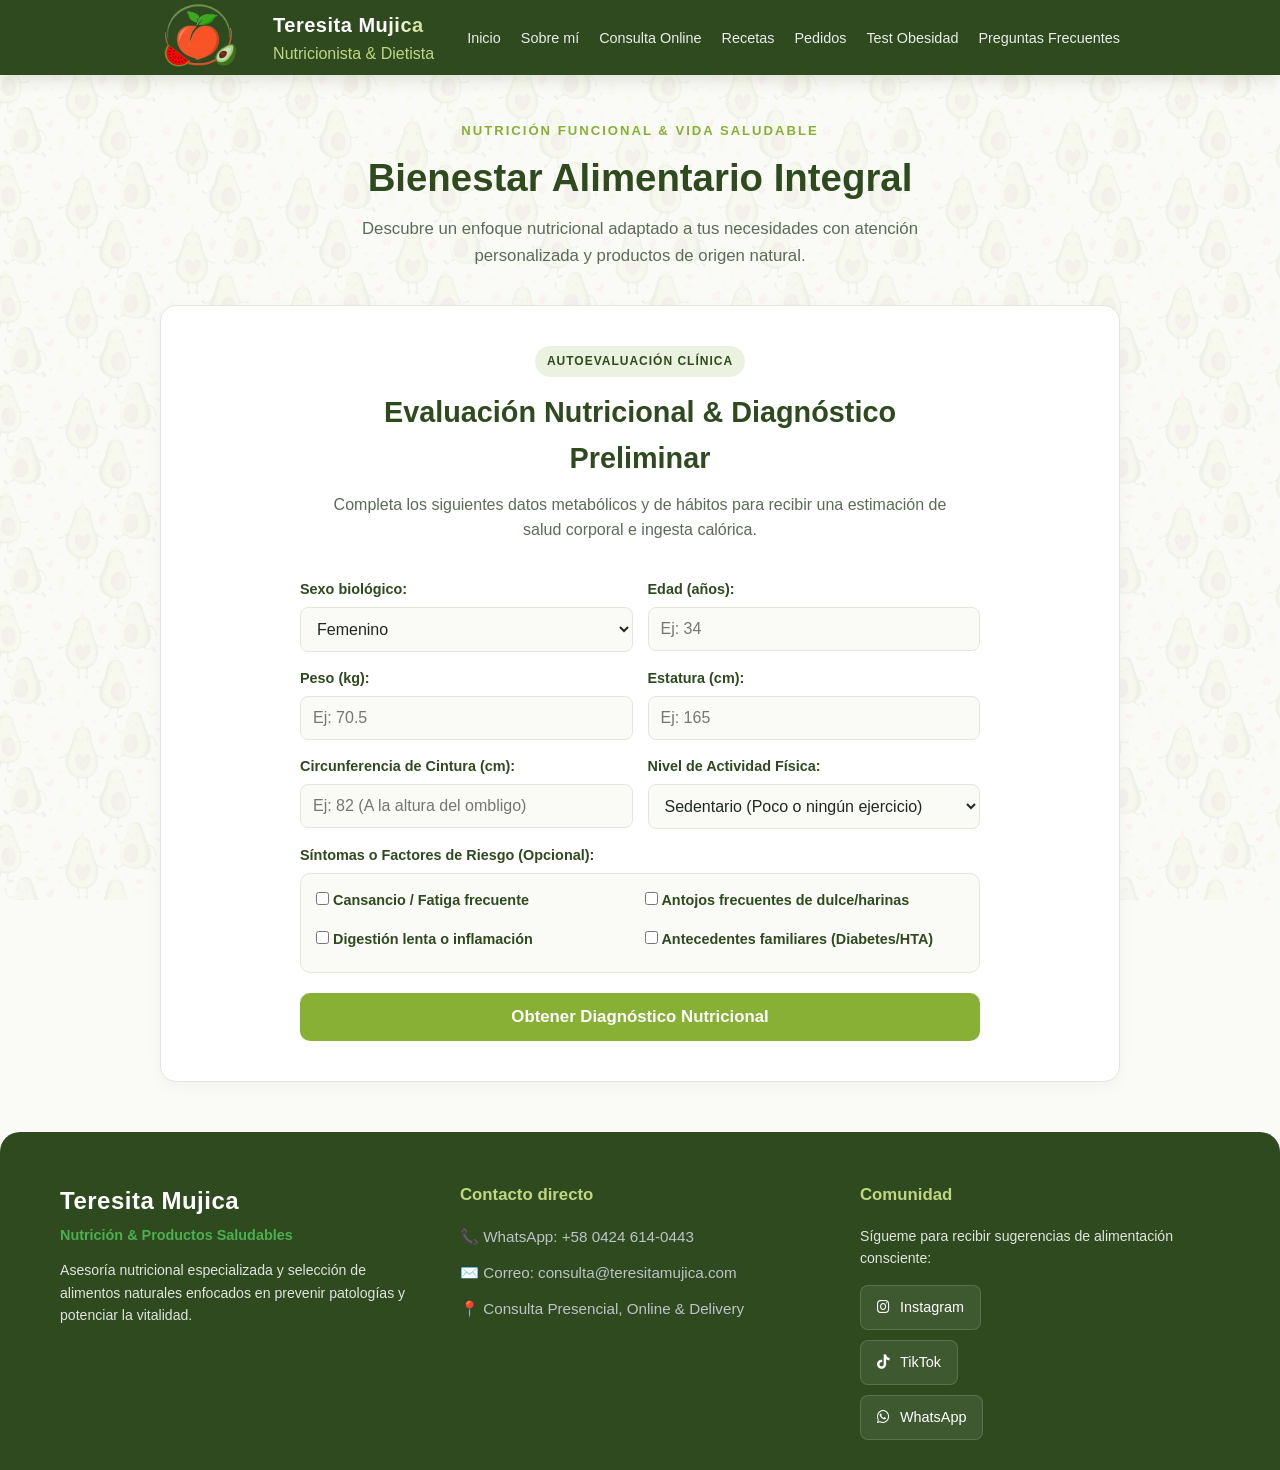
<file: testobesidad.html>
<!DOCTYPE html>
<html lang="es">
<head>
    <meta charset="UTF-8">
    <meta name="viewport" content="width=device-width, initial-scale=1.0">
    <title>Lcda. Teresita Mujica - Nutrición & Bienestar</title>
     <link rel="icon" type="image/x-icon" href="images/favicon32x32.png">
      <link href="css/indexcss.css" rel="stylesheet">
    <link rel="stylesheet" href="css/testcss.css">
 <link rel="stylesheet" href="https://cdnjs.cloudflare.com/ajax/libs/font-awesome/6.5.1/css/all.min.css">
  <script src="js/header.js"></script>
    <script src="js/footer.js"></script>
</head>
<style>
          .header-logo{
            width: 80px;
            height: 80px;
        }
</style>
<body>

   <!-- Tu header modular -->
    <mi-header></mi-header>
    <!-- CONTENIDO PRINCIPAL -->
    <main class="container">
        
        <!-- HERO / INICIO -->
        <section id="inicio" class="hero-section">
            <div class="hero-subtitle">Nutrición Funcional & Vida Saludable</div>
            <h1>Bienestar Alimentario Integral</h1>
            <p>Descubre un enfoque nutricional adaptado a tus necesidades con atención personalizada y productos de origen natural.</p>
        </section>

        <!-- SECCIÓN: TEST DE OBESIDAD Y EVALUACIÓN NUTRICIONAL COMPLETA -->
        <section id="test-obesidad" class="content-section">
            <div class="section-card">
                <div class="section-header">
                    <span class="badge">Autoevaluación Clínica</span>
                    <h2>Evaluación Nutricional & Diagnóstico Preliminar</h2>
                    <p class="section-intro">Completa los siguientes datos metabólicos y de hábitos para recibir una estimación de salud corporal e ingesta calórica.</p>
                </div>

                <form class="imc-form" onsubmit="event.preventDefault(); calcularEvaluacionCompleta();">
                    <div class="form-grid">
                        <div class="form-group">
                            <label for="sexo">Sexo biológico:</label>
                            <select id="sexo" required>
                                <option value="femenino">Femenino</option>
                                <option value="masculino">Masculino</option>
                            </select>
                        </div>

                        <div class="form-group">
                            <label for="edad">Edad (años):</label>
                            <input type="number" id="edad" placeholder="Ej: 34" min="12" max="100" required>
                        </div>

                        <div class="form-group">
                            <label for="peso">Peso (kg):</label>
                            <input type="number" id="peso" step="0.1" placeholder="Ej: 70.5" min="30" max="300" required>
                        </div>

                        <div class="form-group">
                            <label for="estatura">Estatura (cm):</label>
                            <input type="number" id="estatura" placeholder="Ej: 165" min="100" max="230" required>
                        </div>

                        <div class="form-group">
                            <label for="cintura">Circunferencia de Cintura (cm):</label>
                            <input type="number" id="cintura" placeholder="Ej: 82 (A la altura del ombligo)" required>
                        </div>

                        <div class="form-group">
                            <label for="actividad">Nivel de Actividad Física:</label>
                            <select id="actividad" required>
                                <option value="sedentario">Sedentario (Poco o ningún ejercicio)</option>
                                <option value="ligero">Ligero (Ejercicio 1-3 días/semana)</option>
                                <option value="moderado">Moderado (Ejercicio 3-5 días/semana)</option>
                                <option value="intenso">Intenso (Ejercicio 6-7 días/semana)</option>
                            </select>
                        </div>

                        <div class="form-group full-width">
                            <label>Síntomas o Factores de Riesgo (Opcional):</label>
                            <div class="checkbox-group">
                                <label class="checkbox-item">
                                    <input type="checkbox" id="sintoma-fatiga"> Cansancio / Fatiga frecuente
                                </label>
                                <label class="checkbox-item">
                                    <input type="checkbox" id="sintoma-antojos"> Antojos frecuentes de dulce/harinas
                                </label>
                                <label class="checkbox-item">
                                    <input type="checkbox" id="sintoma-digestao"> Digestión lenta o inflamación
                                </label>
                                <label class="checkbox-item">
                                    <input type="checkbox" id="sintoma-antecedentes"> Antecedentes familiares (Diabetes/HTA)
                                </label>
                            </div>
                        </div>
                    </div>

                    <button type="submit" class="btn-primary btn-full">Obtener Diagnóstico Nutricional</button>
                </form>

                <!-- RESULTADOS DETALLADOS -->
                <div id="resultado-imc" class="result-box" style="display: none;">
                    <div class="result-header">
                        <h3>Resultado: <span id="valor-imc">--</span> kg/m²</h3>
                        <p id="diagnostico-imc" class="result-status">--</p>
                    </div>

                    <!-- NUEVA BARRA DE ESTADO CORPORAL VISUAL -->
                    <div class="body-status-wrapper">
                        <div class="body-status-title">
                            <span>Estado Corporal Actual:</span>
                            <span id="text-pos-barra" style="color: var(--brand-leaf-green);">Normopeso</span>
                        </div>
                        <div class="status-bar-container">
                            <div id="puntero-barra" class="status-pointer"></div>
                        </div>
                        <div class="status-labels">
                            <span>Bajo</span>
                            <span>Saludable</span>
                            <span>Sobrepeso</span>
                            <span>Ob. I</span>
                            <span>Ob. II/III</span>
                        </div>
                    </div>

                    <div class="metrics-summary-grid">
                        <div class="metric-card">
                            <div class="label">Riesgo Cardiovascular</div>
                            <div id="riesgo-cintura" class="val">--</div>
                            <div id="subtext-cintura" class="subtext">Cintura: -- cm</div>
                        </div>

                        <div class="metric-card">
                            <div class="label">Rango Peso Saludable</div>
                            <div id="rango-peso" class="val">--</div>
                            <div class="subtext">según tu estatura</div>
                        </div>

                        <div class="metric-card">
                            <div class="label">Gasto Calórico Estimado</div>
                            <div id="calorias-mantenimiento" class="val">-- kcal</div>
                            <div class="subtext">para mantener peso actual</div>
                        </div>
                    </div>

                    <div class="recommendations-block">
                        <h4>🌱 Pautas Nutricionales Recomendadas:</h4>
                        <ul id="lista-recomendaciones" class="recommendations-list">
                            <!-- Se generan con Javascript -->
                        </ul>
                    </div>

                    <div class="whatsapp-cta">
                        <p>¿Deseas personalizar un plan de alimentación ajustado a tu metabolismo?</p>
                        <a id="btn-whatsapp-agenda" href="#" target="_blank" class="btn-whatsapp">
                            📲 Agendar Consulta con la Lcda. Teresita Mujica
                        </a>
                    </div>

                    <p class="result-disclaimer">Nota: Este análisis es una evaluación orientativa. No sustituye una consulta clínica ni una medición antropométrica de pliegues cutáneos e inbody.</p>
                </div>
            </div>
        </section>

    </main>

    <!-- FOOTER -->
 <mi-footer></mi-footer>

    <!-- LÓGICA JAVASCRIPT -->
    <script>
        // Menú hamburguesa mobile
   
        // EVALUACIÓN COMPLETA DE NUTRICIÓN
        function calcularEvaluacionCompleta() {
            const sexo = document.getElementById('sexo').value;
            const edad = parseInt(document.getElementById('edad').value);
            const peso = parseFloat(document.getElementById('peso').value);
            const estaturaCm = parseFloat(document.getElementById('estatura').value);
            const cintura = parseFloat(document.getElementById('cintura').value);
            const actividad = document.getElementById('actividad').value;

            if (peso > 0 && estaturaCm > 0 && edad > 0 && cintura > 0) {
                const estaturaM = estaturaCm / 100;
                const imc = parseFloat((peso / (estaturaM * estaturaM)).toFixed(1));

                document.getElementById('valor-imc').textContent = imc;

                // 1. Diagnóstico de IMC
                let diagnostico = '';
                if (imc < 18.5) diagnostico = 'Bajo peso';
                else if (imc < 25) diagnostico = 'Peso normopeso / Adecuado';
                else if (imc < 30) diagnostico = 'Sobrepeso';
                else if (imc < 35) diagnostico = 'Obesidad Grado I';
                else if (imc < 40) diagnostico = 'Obesidad Grado II';
                else diagnostico = 'Obesidad Grado III (Mórbida)';

                document.getElementById('diagnostico-imc').textContent = `Clasificación IMC: ${diagnostico}`;
                document.getElementById('text-pos-barra').textContent = diagnostico;

                // LÓGICA DEL PUNTERO DE LA BARRA DE ESTADO (Escala 15 a 40 IMC mapeada a 0% - 100%)
                let porcentajeBarra = 0;
                if (imc <= 15) porcentajeBarra = 2;
                else if (imc >= 40) porcentajeBarra = 98;
                else {
                    porcentajeBarra = ((imc - 15) / (40 - 15)) * 100;
                }
                document.getElementById('puntero-barra').style.left = `${porcentajeBarra}%`;

                // 2. Riesgo Abdominal por Circunferencia de Cintura
                let riesgoCinturaText = 'Bajo';
                let colorRiesgo = '#2E4A1E';

                if (sexo === 'femenino') {
                    if (cintura >= 88) { riesgoCinturaText = 'Muy Alto'; colorRiesgo = '#C0392B'; }
                    else if (cintura >= 80) { riesgoCinturaText = 'Aumentado'; colorRiesgo = '#D35400'; }
                } else {
                    if (cintura >= 102) { riesgoCinturaText = 'Muy Alto'; colorRiesgo = '#C0392B'; }
                    else if (cintura >= 94) { riesgoCinturaText = 'Aumentado'; colorRiesgo = '#D35400'; }
                }

                const elRiesgo = document.getElementById('riesgo-cintura');
                elRiesgo.textContent = riesgoCinturaText;
                elRiesgo.style.color = colorRiesgo;
                document.getElementById('subtext-cintura').textContent = `Cintura: ${cintura} cm`;

                // 3. Rango de Peso Saludable (IMC 18.5 - 24.9)
                const pesoMin = (18.5 * (estaturaM * estaturaM)).toFixed(1);
                const pesoMax = (24.9 * (estaturaM * estaturaM)).toFixed(1);
                document.getElementById('rango-peso').textContent = `${pesoMin} - ${pesoMax} kg`;

                // 4. Cálculo TMB (Harris-Benedict) y Gasto Energético
                let tmb = 0;
                if (sexo === 'femenino') {
                    tmb = 655 + (9.6 * peso) + (1.8 * estaturaCm) - (4.7 * edad);
                } else {
                    tmb = 66 + (13.7 * peso) + (5 * estaturaCm) - (6.8 * edad);
                }

                let multActividad = 1.2;
                if (actividad === 'ligero') multActividad = 1.375;
                if (actividad === 'moderado') multActividad = 1.55;
                if (actividad === 'intenso') multActividad = 1.725;

                const caloriasTotales = Math.round(tmb * multActividad);
                document.getElementById('calorias-mantenimiento').textContent = `${caloriasTotales} kcal`;

                // 5. Generación de Pautas Nutricionales Personalizadas
                const recList = document.getElementById('lista-recomendaciones');
                recList.innerHTML = '';

                let pautas = [];

                if (imc >= 25) {
                    pautas.push('Se sugiere priorizar alimentos de baja densidad calórica y alta densidad nutricional (verduras de hoja verde, hortalizas, frutas enteras).');
                    pautas.push('Aumenta la ingesta de agua limpia/filtrada a un rango estimado de 2.5 a 3 litros al día.');
                } else if (imc < 18.5) {
                    pautas.push('Se recomienda estructurar comidas con mayor densidad calórica saludable (frutos secos, semillas, aguacate, aceite de oliva virgen extra).');
                    pautas.push('Asegurar un aporte proteico adecuado distribuido en 4 a 5 tomas diarias.');
                } else {
                    pautas.push('¡Excelente! Mantén un equilibrio metabólico incluyendo proteínas magras, grasas saludables y carbohidratos complejos.');
                }

                if (riesgoCinturaText !== 'Bajo') {
                    pautas.push('Debido al perímetro de cintura, es fundamental limitar los azúcares refinados, ultraprocesados y bebidas azucaradas para reducir grasa visceral.');
                }

                if (document.getElementById('sintoma-fatiga').checked || document.getElementById('sintoma-antojos').checked) {
                    pautas.push('Tus síntomas de fatiga o antojos pueden responder a picos de glucosa/insulina. Se recomienda incluir fibra soluble y proteína en el desayuno.');
                }

                if (document.getElementById('sintoma-digestao').checked) {
                    pautas.push('Para optimizar la digestión, evalúa la salud intestinal y el consumo de alimentos pro/prebióticos.');
                }

                pautas.forEach(pauta => {
                    const li = document.createElement('li');
                    li.textContent = pauta;
                    recList.appendChild(li);
                });

                // 6. Configuración del Botón de WhatsApp
                const whatsappNumber = "584246140443"; // Número del footer
                const msjWhatsapp = encodeURIComponent(
                    `Hola Lcda. Teresita, realicé el test en su sitio web. Mis datos:\n` +
                    `- IMC: ${imc} (${diagnostico})\n` +
                    `- Cintura: ${cintura} cm (Riesgo ${riesgoCinturaText})\n` +
                    `- Edad: ${edad} años | Peso: ${peso} kg\n` +
                    `Me gustaría agendar una consulta personalizada.`
                );
                document.getElementById('btn-whatsapp-agenda').href = `https://wa.me/${whatsappNumber}?text=${msjWhatsapp}`;

                // Mostrar resultados con animación fluida
                const resBox = document.getElementById('resultado-imc');
                resBox.style.display = 'block';
                resBox.scrollIntoView({ behavior: 'smooth', block: 'nearest' });
            }
        }
    </script>
</body>
</html>
</file>
<file: css/indexcss.css>
/* ====================================================
           PALETA DE COLORES (TERESITA MUJICA)
           ==================================================== */
         :root {
            --brand-dark-green: #2E4A1E;   /* Verde Oliva Oscuro del Header */
            --brand-leaf-green: #88B035;   /* Verde Hoja de Acción */
            --brand-light-green: #EBF3E0;  /* Verde Suave de Fondo */
            --brand-accent-gold: #C0D684;  /* Verde Dorado Acento */
            --bg-body: #FAFAF7;             /* Fondo Crema / Blanco Orgánico */
            --card-bg: #FFFFFF;            /* Fondo de Tarjetas */
            --text-main: #1F291E;          /* Texto Principal */
            --text-muted: #5C6B58;         /* Texto Secundario */
            --border-color: #E2E8DC;       /* Bordes */
            --radius: 16px;
        }


        html {
            scroll-behavior: smooth;
        }
        
        * { box-sizing: border-box; margin: 0; padding: 0; font-family: 'Plus Jakarta Sans', sans-serif; }

        /* ====================================================
           FONDO GENERAL CON ESTAMPADO (BODY)
           ==================================================== */
        body {
            background-color: var(--bg-body);
            color: var(--text-main);
            line-height: 1.6;
            display: flex;
            flex-direction: column;
            min-height: 100vh;
            position: relative;
        }

        body::before {
            content: '';
            position: fixed;
            top: 0;
            left: 0;
            width: 100%;
            height: 100%;
            background-image: url('../images/aguacate.avif');
            background-repeat: repeat;
            background-size: 220px auto;
            opacity: 0.06;
            pointer-events: none;
            z-index: -1;
        }

        .container { max-width: 1000px; margin: 0 auto; padding: 0 20px; width: 100%; }

        /* ====================================================
           CABECERA Y NAVEGACIÓN
           ==================================================== */
        header {
            background-color: var(--brand-dark-green);
            position: sticky;
            top: 0;
            z-index: 1000;
            box-shadow: 0 4px 15px rgba(46, 74, 30, 0.15);
            backdrop-filter: blur(8px);
        }

        .nav-container { display: flex; justify-content: space-between; align-items: center; height: 75px; }

        /* ====================================================
   EFECTO DE DESTELLO EN EL NOMBRE (CADA 10 SEGUNDOS)
   ==================================================== */

   
   

.logo { 
    display: flex; 
    flex-direction: column; 
    text-decoration: none; 
    transition: transform 0.25s ease; 
}

        .logo:hover { 
            transform: scale(1.02); 
        }
        .logo-subtitle{ color: #c0d684;}
        .logo-title { 
            font-weight: 700; 
            font-size: 1.25rem; 
            letter-spacing: 0.5px;
            
            /* Configuración para el destello */
            background: linear-gradient(
                110deg, 
                #FFFFFF 35%, 
                var(--brand-accent-gold) 50%, 
                #FFFFFF 65%
            );
            background-size: 200% 100%;
            -webkit-background-clip: text;
            -webkit-text-fill-color: transparent;
            
            /* Animación continua de 10 segundos */
            animation: shineText 10s ease-in-out infinite;
        }

        /* Animación: El brillo pasa del segundo 0 al 2, y descansa 8 segundos */
        @keyframes shineText {
            0% {
                background-position: 200% 0;
            }
            20% {
                background-position: -200% 0;
            }
            100% {
                background-position: -200% 0;
            }
        }
        .nav-menu { display: flex; gap: 20px; list-style: none; }
        .nav-menu a {
            text-decoration: none;
            color: rgba(255, 255, 255, 0.9);
            font-weight: 500;
            font-size: 0.9rem;
            position: relative;
            padding-bottom: 4px;
            transition: color 0.3s ease;
        }
        
        /* Indicador sutil al pasar el cursor sobre el menú */
        .nav-menu a::after {
            content: '';
            position: absolute;
            bottom: 0;
            left: 0;
            width: 0%;
            height: 2px;
            background-color: var(--brand-accent-gold);
            transition: width 0.3s ease;
            border-radius: 2px;
        }

        .nav-menu a:hover::after, .nav-menu a.active::after {
            width: 100%;
        }

        .nav-menu a:hover, .nav-menu a.active { color: var(--brand-accent-gold); }

        .menu-toggle {
            display: none;
            background: none;
            border: none;
            color: #FFFFFF;
            font-size: 1.8rem;
            cursor: pointer;
            transition: transform 0.2s ease;
        }

        .menu-toggle:active { transform: scale(0.9); }

        /* ====================================================
           HERO SECTION (ANIMACIONES DE ENTRADA)
           ==================================================== */
        .hero-section { 
            text-align: center; 
            padding: 50px 20px 35px 20px; 
            animation: fadeIn 0.8s ease-out forwards;
        }

        .hero-subtitle { 
            font-size: 0.82rem; 
            letter-spacing: 2px; 
            text-transform: uppercase; 
            color: var(--brand-leaf-green); 
            font-weight: 700; 
            margin-bottom: 6px; 
        }

        .hero-section h1 { color: var(--brand-dark-green); font-size: 2.4rem; font-weight: 700; margin-bottom: 8px; }
        .hero-section p { color: var(--text-muted); font-size: 1.05rem; max-width: 650px; margin: 0 auto; }

        /* ====================================================
           TARJETAS DE ACCESO CON INTERACCIÓN
           ==================================================== */
        .access-grid {
            display: flex;
            flex-direction: column;
            gap: 30px;
            max-width: 850px;
            margin: 0 auto 60px auto;
            animation: fadeInUp 1s ease-out forwards;
        }

        .access-card {
            background-color: var(--card-bg);
            border: 1px solid var(--border-color);
            border-radius: var(--radius);
            padding: 30px;
            display: flex;
            align-items: center;
            gap: 30px;
            text-decoration: none;
            color: var(--text-main);
            transition: transform 0.35s cubic-bezier(0.25, 1, 0.5, 1), 
                        border-color 0.35s ease, 
                        box-shadow 0.35s ease;
            box-shadow: 0 4px 15px rgba(0, 0, 0, 0.03);
            min-height: 220px;
            position: relative;
            overflow: hidden;
        }

        /* Resplandor suave y elevación al pasar el ratón */
        .access-card:hover {
            transform: translateY(-6px);
            border-color: var(--brand-leaf-green);
            box-shadow: 0 16px 30px rgba(136, 176, 53, 0.15), 0 0 20px rgba(136, 176, 53, 0.08);
        }

        .card-img-wrapper {
            width: 200px;
            height: 180px;
            border-radius: 12px;
            overflow: hidden;
            flex-shrink: 0;
            background-color: var(--brand-light-green);
        }

        .card-img {
            width: 100%;
            height: 100%;
            object-fit: cover;
            transition: transform 0.5s ease;
        }

        .access-card:hover .card-img {
            transform: scale(1.06);
        }

        .card-content { flex-grow: 1; }
        .card-content h2 {
            font-size: 1.5rem;
            color: var(--brand-dark-green);
            margin-bottom: 10px;
            font-weight: 700;
            transition: color 0.3s ease;
        }

        .access-card:hover .card-content h2 {
            color: var(--brand-leaf-green);
        }

        .card-content p { font-size: 1rem; color: var(--text-muted); line-height: 1.5; }

        /* ====================================================
           FOOTER
           ==================================================== */
        footer {
            background-color: var(--brand-dark-green);
            color: #FFFFFF;
            margin-top: auto;
            padding: 45px 0 35px 0;
            border-top-left-radius: 20px;
            border-top-right-radius: 20px;
            position: relative;
            z-index: 2;
        }

        .footer-grid { display: grid; grid-template-columns: repeat(3, 1fr); gap: 35px; }

        .footer-col h3 {
            font-size: 1.05rem;
            color: var(--brand-accent-gold);
            margin-bottom: 16px;
            font-weight: 700;
        }
        .footer-col p, .footer-col a { color: rgba(255, 255, 255, 0.85); font-size: 0.88rem; text-decoration: none; }
        
        .contact-info { display: flex; flex-direction: column; gap: 10px; }
        .contact-item { display: flex; align-items: center; gap: 8px; }

        .social-links { display: flex; gap: 12px; }
        .social-btn {
            display: inline-flex;
            align-items: center;
            justify-content: center;
            padding: 8px 16px;
            border-radius: 8px;
            background-color: rgba(255, 255, 255, 0.1);
            color: #FFFFFF;
            font-size: 0.85rem;
            font-weight: 600;
            border: 1px solid rgba(255, 255, 255, 0.15);
            transition: background-color 0.3s ease, border-color 0.3s ease, transform 0.2s ease;
        }
        .social-btn:hover {
            background-color: var(--brand-leaf-green);
            border-color: var(--brand-leaf-green);
            transform: translateY(-2px);
        }

        /* Keyframes de Animaciones */
        @keyframes fadeIn {
            from { opacity: 0; }
            to { opacity: 1; }
        }

        @keyframes fadeInUp {
            from { opacity: 0; transform: translateY(15px); }
            to { opacity: 1; transform: translateY(0); }
        }

        /* ====================================================
           ADAPTABILIDAD RESPONSIVE
           ==================================================== */
        @media (max-width: 850px) {
            .footer-grid { grid-template-columns: 1fr; gap: 30px; text-align: center; }
            .contact-item { justify-content: center; }
            .social-links { justify-content: center; }
        }

        @media (max-width: 768px) {
            .menu-toggle { display: block; }
            .nav-menu {
                display: none;
                flex-direction: column;
                position: absolute;
                top: 75px;
                left: 0;
                width: 100%;
                background-color: var(--brand-dark-green);
                padding: 20px;
                gap: 16px;
                box-shadow: 0 10px 15px rgba(0,0,0,0.2);
            }
            .nav-menu.active { display: flex; animation: fadeIn 0.3s ease; }
        }

        @media (max-width: 600px) {
            .access-card { flex-direction: column; text-align: center; padding: 40px; }
            .card-img-wrapper { width: 100%; height: 250px; }
        }

        @media (max-width: 768px) {
  .nav-menu {
    display: none; /* Oculto por defecto en móviles */
  }

  .nav-menu.active {
    display: block; /* O flex, según la estructura de tu layout */
  }
}
</file>
<file: css/preguntacss.css>
/* ====================================================
           ESTILOS DE SECCIONES GENERALES
           ==================================================== */
        .hero-section { text-align: center; padding: 45px 20px 35px 20px; }
        .hero-subtitle { font-size: 0.82rem; letter-spacing: 2px; text-transform: uppercase; color: var(--brand-leaf-green); font-weight: 700; margin-bottom: 6px; }
        .hero-section h1 { color: var(--brand-dark-green); font-size: 2.4rem; font-weight: 700; margin-bottom: 8px; }
        .hero-section p { color: var(--text-muted); font-size: 1.05rem; max-width: 650px; margin: 0 auto; }

        .content-section {
            margin-bottom: 50px;
            scroll-margin-top: 90px;
        }

        .section-card {
            background-color: var(--card-bg);
            border: 1px solid var(--border-color);
            border-radius: var(--radius);
            padding: 40px;
            box-shadow: 0 4px 15px rgba(0, 0, 0, 0.04);
        }

        .badge {
            display: inline-block;
            background-color: var(--brand-light-green);
            color: var(--brand-dark-green);
            font-size: 0.75rem;
            font-weight: 700;
            text-transform: uppercase;
            letter-spacing: 1px;
            padding: 6px 12px;
            border-radius: 20px;
            margin-bottom: 12px;
        }

        .section-header {
            text-align: center;
            max-width: 650px;
            margin: 0 auto 35px auto;
        }

        .section-header h2 {
            color: var(--brand-dark-green);
            font-size: 1.8rem;
            margin-bottom: 10px;
        }

        .section-intro {
            color: var(--text-muted);
            font-size: 1rem;
        }

        /* ====================================================
           COMPONENTES ESPECÍFICOS
           ==================================================== */
        
        /* SOBRE MÍ */
        .profile-header { display: flex; align-items: center; gap: 30px; margin-bottom: 25px; }
        .profile-img-container { width: 130px; height: 130px; border-radius: 50%; overflow: hidden; border: 3px solid var(--brand-leaf-green); flex-shrink: 0; }
        .profile-img { width: 100%; height: 100%; object-fit: cover; }
        .profile-title-block h2 { color: var(--brand-dark-green); font-size: 1.7rem; }
        .profile-title-block .subtitle { color: var(--text-muted); font-weight: 500; }
        .text-content p { color: var(--text-main); font-size: 1.05rem; line-height: 1.7; margin-bottom: 30px; }
        .highlights-grid { display: grid; grid-template-columns: repeat(3, 1fr); gap: 20px; }
        .highlight-item { background-color: var(--bg-body); padding: 20px; border-radius: 12px; border: 1px solid var(--border-color); }
        .highlight-item .icon { font-size: 1.5rem; display: block; margin-bottom: 8px; }
        .highlight-item h4 { color: var(--brand-dark-green); margin-bottom: 6px; }
        .highlight-item p { color: var(--text-muted); font-size: 0.88rem; }

        /* CONSULTA ONLINE */
        .steps-grid { display: grid; grid-template-columns: repeat(3, 1fr); gap: 20px; margin-bottom: 30px; }
        .step-card { background-color: var(--bg-body); padding: 25px; border-radius: 12px; border: 1px solid var(--border-color); }
        .step-number { width: 32px; height: 32px; background-color: var(--brand-leaf-green); color: #ffffff; font-weight: 700; border-radius: 50%; display: flex; align-items: center; justify-content: center; margin-bottom: 12px; }
        .step-card h3 { color: var(--brand-dark-green); font-size: 1.1rem; margin-bottom: 8px; }
        .step-card p { color: var(--text-muted); font-size: 0.9rem; }
        .cta-wrapper { text-align: center; margin-top: 20px; }
        .btn-primary { display: inline-block; background-color: var(--brand-leaf-green); color: #ffffff; padding: 14px 28px; border-radius: 10px; text-decoration: none; font-weight: 600; border: none; cursor: pointer; transition: background-color 0.2s; }
        .btn-primary:hover { background-color: var(--brand-dark-green); }

        /* RECETAS Y PEDIDOS (GRID DE TARGETAS) */
        .items-grid { display: grid; grid-template-columns: repeat(2, 1fr); gap: 25px; }
        .item-card { background-color: var(--bg-body); border-radius: 12px; border: 1px solid var(--border-color); overflow: hidden; display: flex; flex-direction: column; }
        .item-card img { width: 100%; height: 180px; object-fit: cover; }
        .item-card-body { padding: 20px; flex-grow: 1; display: flex; flex-direction: column; }
        .item-card-body h3 { color: var(--brand-dark-green); font-size: 1.2rem; margin-bottom: 8px; }
        .item-card-body p { color: var(--text-muted); font-size: 0.9rem; margin-bottom: 15px; flex-grow: 1; }
        .price-tag { font-size: 1.1rem; font-weight: 700; color: var(--brand-leaf-green); margin-bottom: 12px; }

        /* TEST DE OBESIDAD */
        .imc-form { max-width: 500px; margin: 0 auto; }
        .form-grid { display: grid; grid-template-columns: 1fr 1fr; gap: 15px; margin-bottom: 20px; }
        .form-group label { display: block; color: var(--brand-dark-green); font-weight: 600; font-size: 0.9rem; margin-bottom: 6px; }
        .form-group input { width: 100%; padding: 12px; border: 1px solid var(--border-color); border-radius: 8px; font-size: 1rem; background-color: var(--bg-body); }
        .btn-full { width: 100%; }
        .result-box { margin-top: 30px; padding: 20px; background-color: var(--brand-light-green); border-radius: 12px; text-align: center; border: 1px solid var(--brand-accent-gold); }
        .result-box h3 { color: var(--brand-dark-green); margin-bottom: 6px; }
        .result-status { font-weight: 700; color: var(--brand-dark-green); font-size: 1.1rem; margin-bottom: 10px; }
        .result-disclaimer { font-size: 0.8rem; color: var(--text-muted); }

        /* PREGUNTAS FRECUENTES (FAQ) */
        .faq-list { display: flex; flex-direction: column; gap: 15px; }
        .faq-item { background-color: var(--bg-body); border-radius: 10px; border: 1px solid var(--border-color); padding: 20px; }
        .faq-item h3 { color: var(--brand-dark-green); font-size: 1.05rem; margin-bottom: 8px; }
        .faq-item p { color: var(--text-muted); font-size: 0.92rem; }

        /* ====================================================
           FOOTER (1 FILA / 3 COLUMNAS)
           ==================================================== */
        footer { 
            background-color: var(--brand-dark-green); 
            color: #FFFFFF; 
            margin-top: auto; 
            padding: 45px 0 35px 0; 
            border-top-left-radius: 20px;
            border-top-right-radius: 20px;
            position: relative;
            z-index: 2;
        }

        .footer-grid { display: grid; grid-template-columns: repeat(3, 1fr); gap: 35px; }
        .footer-col h3 { font-size: 1.05rem; color: var(--brand-accent-gold); margin-bottom: 16px; font-weight: 700; }
        .footer-col p, .footer-col a { color: rgba(255, 255, 255, 0.85); font-size: 0.88rem; text-decoration: none; }
        .contact-info { display: flex; flex-direction: column; gap: 10px; }
        .contact-item { display: flex; align-items: center; gap: 8px; }
        .social-links { display: flex; gap: 12px; }
        .social-btn { display: inline-flex; align-items: center; justify-content: center; padding: 8px 16px; border-radius: 8px; background-color: rgba(255, 255, 255, 0.1); color: #FFFFFF; font-size: 0.85rem; font-weight: 600; border: 1px solid rgba(255, 255, 255, 0.15); transition: all 0.2s; }
        .social-btn:hover { background-color: var(--brand-leaf-green); border-color: var(--brand-leaf-green); }

        /* ====================================================
           ADAPTABILIDAD RESPONSIVE
           ==================================================== */
        @media (max-width: 850px) {
            .footer-grid { grid-template-columns: 1fr; gap: 30px; text-align: center; }
            .contact-item { justify-content: center; }
            .social-links { justify-content: center; }
        }

        @media (max-width: 768px) {
            .menu-toggle { display: block; }
            .nav-menu {
                display: none;
                flex-direction: column;
                position: absolute;
                top: 75px;
                left: 0;
                width: 100%;
                background-color: var(--brand-dark-green);
                padding: 20px;
                gap: 16px;
                box-shadow: 0 10px 15px rgba(0,0,0,0.2);
            }
            .nav-menu.active { display: flex; }
            .profile-header { flex-direction: column; text-align: center; }
            .highlights-grid, .steps-grid, .items-grid { grid-template-columns: 1fr; }
            .form-grid { grid-template-columns: 1fr; }
        }
</file>
<file: css/sobremicss.css>
/* ====================================================
           PALETA DE COLORES & VARIABLES
           ==================================================== */
       

        /* ====================================================
           ESTILOS DE SECCIONES GENERALES
           ==================================================== */
        .hero-section { text-align: center; padding: 45px 20px 35px 20px; }
        .hero-subtitle { font-size: 0.82rem; letter-spacing: 2px; text-transform: uppercase; color: var(--brand-leaf-green); font-weight: 700; margin-bottom: 6px; }
        .hero-section h1 { color: var(--brand-dark-green); font-size: 2.4rem; font-weight: 700; margin-bottom: 8px; }
        .hero-section p { color: var(--text-muted); font-size: 1.05rem; max-width: 650px; margin: 0 auto; }

        .content-section {
            margin-bottom: 50px;
            scroll-margin-top: 90px;
        }

          
       
        .section-card {
            background-color: var(--card-bg);
            border: 1px solid var(--border-color);
            border-radius: var(--radius);
            padding: 40px;
            box-shadow: 0 4px 15px rgba(0, 0, 0, 0.04);
        }

        .badge {
            display: inline-block;
            background-color: var(--brand-light-green);
            color: var(--brand-dark-green);
            font-size: 0.75rem;
            font-weight: 700;
            text-transform: uppercase;
            letter-spacing: 1px;
            padding: 6px 12px;
            border-radius: 20px;
            margin-bottom: 12px;
        }

        .section-header {
            text-align: center;
            max-width: 650px;
            margin: 0 auto 35px auto;
        }

        .section-header h2 {
            color: var(--brand-dark-green);
            font-size: 1.8rem;
            margin-bottom: 10px;
        }

        .section-intro {
            color: var(--text-muted);
            font-size: 1rem;
        }

        /* ====================================================
           COMPONENTES ESPECÍFICOS
           ==================================================== */
        
        /* SOBRE MÍ */
        .profile-header { display: flex; align-items: center; gap: 30px; margin-bottom: 25px; }
        .profile-img-container { width: 130px; height: 130px; border-radius: 50%; overflow: hidden; border: 3px solid var(--brand-leaf-green); flex-shrink: 0; }
        .profile-img { width: 100%; height: 100%; object-fit: cover; }
        .profile-title-block h2 { color: var(--brand-dark-green); font-size: 1.7rem; }
        .profile-title-block .subtitle { color: var(--text-muted); font-weight: 500; }
        .text-content p { color: var(--text-main); font-size: 1.05rem; line-height: 1.7; margin-bottom: 30px; }
        .highlights-grid { display: grid; grid-template-columns: repeat(3, 1fr); gap: 20px; }
        .highlight-item { background-color: var(--bg-body); padding: 20px; border-radius: 12px; border: 1px solid var(--border-color); }
        .highlight-item .icon { font-size: 1.5rem; display: block; margin-bottom: 8px; }
        .highlight-item h4 { color: var(--brand-dark-green); margin-bottom: 6px; }
        .highlight-item p { color: var(--text-muted); font-size: 0.88rem; }

        /* CONSULTA ONLINE */
        .steps-grid { display: grid; grid-template-columns: repeat(3, 1fr); gap: 20px; margin-bottom: 30px; }
        .step-card { background-color: var(--bg-body); padding: 25px; border-radius: 12px; border: 1px solid var(--border-color); }
        .step-number { width: 32px; height: 32px; background-color: var(--brand-leaf-green); color: #ffffff; font-weight: 700; border-radius: 50%; display: flex; align-items: center; justify-content: center; margin-bottom: 12px; }
        .step-card h3 { color: var(--brand-dark-green); font-size: 1.1rem; margin-bottom: 8px; }
        .step-card p { color: var(--text-muted); font-size: 0.9rem; }
        .cta-wrapper { text-align: center; margin-top: 20px; }
        .btn-primary { display: inline-block; background-color: var(--brand-leaf-green); color: #ffffff; padding: 14px 28px; border-radius: 10px; text-decoration: none; font-weight: 600; border: none; cursor: pointer; transition: background-color 0.2s; }
        .btn-primary:hover { background-color: var(--brand-dark-green); }

        /* RECETAS Y PEDIDOS (GRID DE TARGETAS) */
        .items-grid { display: grid; grid-template-columns: repeat(2, 1fr); gap: 25px; }
        .item-card { background-color: var(--bg-body); border-radius: 12px; border: 1px solid var(--border-color); overflow: hidden; display: flex; flex-direction: column; }
        .item-card img { width: 100%; height: 180px; object-fit: cover; }
        .item-card-body { padding: 20px; flex-grow: 1; display: flex; flex-direction: column; }
        .item-card-body h3 { color: var(--brand-dark-green); font-size: 1.2rem; margin-bottom: 8px; }
        .item-card-body p { color: var(--text-muted); font-size: 0.9rem; margin-bottom: 15px; flex-grow: 1; }
        .price-tag { font-size: 1.1rem; font-weight: 700; color: var(--brand-leaf-green); margin-bottom: 12px; }

        /* TEST DE OBESIDAD */
        .imc-form { max-width: 500px; margin: 0 auto; }
        .form-grid { display: grid; grid-template-columns: 1fr 1fr; gap: 15px; margin-bottom: 20px; }
        .form-group label { display: block; color: var(--brand-dark-green); font-weight: 600; font-size: 0.9rem; margin-bottom: 6px; }
        .form-group input { width: 100%; padding: 12px; border: 1px solid var(--border-color); border-radius: 8px; font-size: 1rem; background-color: var(--bg-body); }
        .btn-full { width: 100%; }
        .result-box { margin-top: 30px; padding: 20px; background-color: var(--brand-light-green); border-radius: 12px; text-align: center; border: 1px solid var(--brand-accent-gold); }
        .result-box h3 { color: var(--brand-dark-green); margin-bottom: 6px; }
        .result-status { font-weight: 700; color: var(--brand-dark-green); font-size: 1.1rem; margin-bottom: 10px; }
        .result-disclaimer { font-size: 0.8rem; color: var(--text-muted); }

        /* PREGUNTAS FRECUENTES (FAQ) */
        .faq-list { display: flex; flex-direction: column; gap: 15px; }
        .faq-item { background-color: var(--bg-body); border-radius: 10px; border: 1px solid var(--border-color); padding: 20px; }
        .faq-item h3 { color: var(--brand-dark-green); font-size: 1.05rem; margin-bottom: 8px; }
        .faq-item p { color: var(--text-muted); font-size: 0.92rem; }

        /* ====================================================
           FOOTER (1 FILA / 3 COLUMNAS)
           ==================================================== */
        footer { 
            background-color: var(--brand-dark-green); 
            color: #FFFFFF; 
            margin-top: auto; 
            padding: 45px 0 35px 0; 
            border-top-left-radius: 20px;
            border-top-right-radius: 20px;
            position: relative;
            z-index: 2;
        }

        .footer-grid { display: grid; grid-template-columns: repeat(3, 1fr); gap: 35px; }
        .footer-col h3 { font-size: 1.05rem; color: var(--brand-accent-gold); margin-bottom: 16px; font-weight: 700; }
        .footer-col p, .footer-col a { color: rgba(255, 255, 255, 0.85); font-size: 0.88rem; text-decoration: none; }
        .contact-info { display: flex; flex-direction: column; gap: 10px; }
        .contact-item { display: flex; align-items: center; gap: 8px; }
        .social-links { display: flex; gap: 12px; }
        .social-btn { display: inline-flex; align-items: center; justify-content: center; padding: 8px 16px; border-radius: 8px; background-color: rgba(255, 255, 255, 0.1); color: #FFFFFF; font-size: 0.85rem; font-weight: 600; border: 1px solid rgba(255, 255, 255, 0.15); transition: all 0.2s; }
        .social-btn:hover { background-color: var(--brand-leaf-green); border-color: var(--brand-leaf-green); }

        /* ====================================================
           ADAPTABILIDAD RESPONSIVE
           ==================================================== */
        @media (max-width: 850px) {
            .footer-grid { grid-template-columns: 1fr; gap: 30px; text-align: center; }
            .contact-item { justify-content: center; }
            .social-links { justify-content: center; }
        }

        @media (max-width: 768px) {
            .menu-toggle { display: block; }
            .nav-menu {
                display: none;
                flex-direction: column;
                position: absolute;
                top: 75px;
                left: 0;
                width: 100%;
                background-color: var(--brand-dark-green);
                padding: 20px;
                gap: 16px;
                box-shadow: 0 10px 15px rgba(0,0,0,0.2);
            }
            .nav-menu.active { display: flex; }
            .profile-header { flex-direction: column; text-align: center; }
            .highlights-grid, .steps-grid, .items-grid { grid-template-columns: 1fr; }
            .form-grid { grid-template-columns: 1fr; }
        }
</file>
<file: css/testcss.css>
/* ====================================================
           ESTILOS DE SECCIONES GENERALES
           ==================================================== */
        .hero-section { text-align: center; padding: 45px 20px 35px 20px; }
        .hero-subtitle { font-size: 0.82rem; letter-spacing: 2px; text-transform: uppercase; color: var(--brand-leaf-green); font-weight: 700; margin-bottom: 6px; }
        .hero-section h1 { color: var(--brand-dark-green); font-size: 2.4rem; font-weight: 700; margin-bottom: 8px; }
        .hero-section p { color: var(--text-muted); font-size: 1.05rem; max-width: 650px; margin: 0 auto; }

        .content-section {
            margin-bottom: 50px;
            scroll-margin-top: 90px;
        }

        .section-card {
            background-color: var(--card-bg);
            border: 1px solid var(--border-color);
            border-radius: var(--radius);
            padding: 40px;
            box-shadow: 0 4px 15px rgba(0, 0, 0, 0.04);
        }

        .badge {
            display: inline-block;
            background-color: var(--brand-light-green);
            color: var(--brand-dark-green);
            font-size: 0.75rem;
            font-weight: 700;
            text-transform: uppercase;
            letter-spacing: 1px;
            padding: 6px 12px;
            border-radius: 20px;
            margin-bottom: 12px;
        }

        .section-header {
            text-align: center;
            max-width: 650px;
            margin: 0 auto 35px auto;
        }

        .section-header h2 {
            color: var(--brand-dark-green);
            font-size: 1.8rem;
            margin-bottom: 10px;
        }

        .section-intro {
            color: var(--text-muted);
            font-size: 1rem;
        }

        /* ====================================================
           COMPONENTES ESPECÍFICOS DEL FORMULARIO Y TEST
           ==================================================== */
        .imc-form { max-width: 680px; margin: 0 auto; }
        .form-grid { display: grid; grid-template-columns: 1fr 1fr; gap: 15px; margin-bottom: 20px; }
        .form-group { display: flex; flex-direction: column; }
        .form-group.full-width { grid-column: span 2; }
        .form-group label { display: block; color: var(--brand-dark-green); font-weight: 600; font-size: 0.9rem; margin-bottom: 6px; }
        .form-group input, .form-group select { 
            width: 100%; 
            padding: 12px; 
            border: 1px solid var(--border-color); 
            border-radius: 8px; 
            font-size: 1rem; 
            background-color: var(--bg-body); 
            color: var(--text-main);
            outline: none;
        }
        .form-group input:focus, .form-group select:focus {
            border-color: var(--brand-leaf-green);
        }

        /* Checklist / Síntomas */
        .checkbox-group {
            display: grid;
            grid-template-columns: repeat(2, 1fr);
            gap: 10px;
            background-color: var(--bg-body);
            padding: 15px;
            border-radius: 10px;
            border: 1px solid var(--border-color);
        }
        .checkbox-item {
            display: flex;
            align-items: center;
            gap: 8px;
            font-size: 0.88rem;
            color: var(--text-main);
            cursor: pointer;
        }
        .checkbox-item input { width: auto; cursor: pointer; }

        .btn-primary { display: inline-block; background-color: var(--brand-leaf-green); color: #ffffff; padding: 14px 28px; border-radius: 10px; text-decoration: none; font-weight: 600; border: none; cursor: pointer; transition: background-color 0.2s; text-align: center; }
        .btn-primary:hover { background-color: var(--brand-dark-green); }
        .btn-full { width: 100%; font-size: 1.05rem; }

        /* CAJA DE RESULTADOS EXTENDIDA */
        .result-box { 
            margin-top: 30px; 
            padding: 30px; 
            background-color: var(--brand-light-green); 
            border-radius: 12px; 
            border: 1px solid var(--brand-accent-gold); 
        }
        .result-header { text-align: center; margin-bottom: 15px; }
        .result-header h3 { color: var(--brand-dark-green); font-size: 1.5rem; margin-bottom: 4px; }
        .result-status { font-weight: 700; color: var(--brand-dark-green); font-size: 1.2rem; }

        /* BARRA DE ESTADO CORPORAL VISUAL */
        .body-status-wrapper {
            background-color: #FFFFFF;
            padding: 20px;
            border-radius: 12px;
            border: 1px solid var(--border-color);
            margin: 20px 0;
        }
        .body-status-title {
            display: flex;
            justify-content: space-between;
            align-items: center;
            margin-bottom: 12px;
            font-size: 0.9rem;
            font-weight: 700;
            color: var(--brand-dark-green);
        }
        .status-bar-container {
            position: relative;
            height: 18px;
            background: linear-gradient(to right, #3498db 0%, #88B035 25%, #f1c40f 50%, #e67e22 75%, #e74c3c 100%);
            border-radius: 10px;
            margin-bottom: 8px;
        }
        .status-pointer {
            position: absolute;
            top: -6px;
            left: 0%;
            transform: translateX(-50%);
            width: 0;
            height: 0;
            border-left: 8px solid transparent;
            border-right: 8px solid transparent;
            border-top: 10px solid var(--brand-dark-green);
            transition: left 0.5s ease-in-out;
        }
        .status-pointer::after {
            content: '';
            position: absolute;
            top: -16px;
            left: -6px;
            width: 12px;
            height: 12px;
            background-color: var(--brand-dark-green);
            border: 2px solid #FFFFFF;
            border-radius: 50%;
        }
        .status-labels {
            display: flex;
            justify-content: space-between;
            font-size: 0.72rem;
            color: var(--text-muted);
            font-weight: 600;
        }
        
        .metrics-summary-grid {
            display: grid;
            grid-template-columns: repeat(3, 1fr);
            gap: 15px;
            margin: 20px 0;
        }
        .metric-card {
            background: #FFFFFF;
            padding: 15px;
            border-radius: 10px;
            border: 1px solid var(--border-color);
            text-align: center;
        }
        .metric-card .label { font-size: 0.8rem; color: var(--text-muted); font-weight: 600; text-transform: uppercase; }
        .metric-card .val { font-size: 1.3rem; color: var(--brand-dark-green); font-weight: 700; margin-top: 4px; }
        .metric-card .subtext { font-size: 0.78rem; margin-top: 2px; }

        .recommendations-block {
            background-color: #FFFFFF;
            padding: 20px;
            border-radius: 10px;
            border: 1px solid var(--border-color);
            margin-bottom: 20px;
        }
        .recommendations-block h4 { color: var(--brand-dark-green); margin-bottom: 10px; font-size: 1.1rem; }
        .recommendations-list { list-style: none; display: flex; flex-direction: column; gap: 8px; }
        .recommendations-list li { font-size: 0.92rem; color: var(--text-main); position: relative; padding-left: 20px; }
        .recommendations-list li::before { content: "•"; position: absolute; left: 0; color: var(--brand-leaf-green); font-weight: bold; font-size: 1.2rem; line-height: 1; }

        .whatsapp-cta {
            text-align: center;
            background: var(--brand-dark-green);
            color: #FFFFFF;
            padding: 20px;
            border-radius: 10px;
        }
        .whatsapp-cta p { font-size: 0.95rem; margin-bottom: 12px; color: rgba(255,255,255,0.9); }
        .btn-whatsapp {
            display: inline-block;
            background-color: #25D366;
            color: #FFFFFF;
            font-weight: 700;
            padding: 12px 24px;
            border-radius: 8px;
            text-decoration: none;
            transition: opacity 0.2s;
        }
        .btn-whatsapp:hover { opacity: 0.9; }

        .result-disclaimer { font-size: 0.8rem; color: var(--text-muted); text-align: center; margin-top: 15px; }

        /* ====================================================
           FOOTER
           ==================================================== */
        footer { 
            background-color: var(--brand-dark-green); 
            color: #FFFFFF; 
            margin-top: auto; 
            padding: 45px 0 35px 0; 
            border-top-left-radius: 20px;
            border-top-right-radius: 20px;
            position: relative;
            z-index: 2;
        }

        .footer-grid { display: grid; grid-template-columns: repeat(3, 1fr); gap: 35px; }
        .footer-col h3 { font-size: 1.05rem; color: var(--brand-accent-gold); margin-bottom: 16px; font-weight: 700; }
        .footer-col p, .footer-col a { color: rgba(255, 255, 255, 0.85); font-size: 0.88rem; text-decoration: none; }
        .contact-info { display: flex; flex-direction: column; gap: 10px; }
        .contact-item { display: flex; align-items: center; gap: 8px; }
        .social-links { display: flex; gap: 12px; }
        .social-btn { display: inline-flex; align-items: center; justify-content: center; padding: 8px 16px; border-radius: 8px; background-color: rgba(255, 255, 255, 0.1); color: #FFFFFF; font-size: 0.85rem; font-weight: 600; border: 1px solid rgba(255, 255, 255, 0.15); transition: all 0.2s; }
        .social-btn:hover { background-color: var(--brand-leaf-green); border-color: var(--brand-leaf-green); }

        /* ====================================================
           ADAPTABILIDAD RESPONSIVE
           ==================================================== */
        @media (max-width: 850px) {
            .footer-grid { grid-template-columns: 1fr; gap: 30px; text-align: center; }
            .contact-item { justify-content: center; }
            .social-links { justify-content: center; }
        }

        @media (max-width: 768px) {
            .menu-toggle { display: block; }
            .nav-menu {
                display: none;
                flex-direction: column;
                position: absolute;
                top: 75px;
                left: 0;
                width: 100%;
                background-color: var(--brand-dark-green);
                padding: 20px;
                gap: 16px;
                box-shadow: 0 10px 15px rgba(0,0,0,0.2);
            }
            .nav-menu.active { display: flex; }
            .form-grid { grid-template-columns: 1fr; }
            .form-group.full-width { grid-column: span 1; }
            .checkbox-group { grid-template-columns: 1fr; }
            .metrics-summary-grid { grid-template-columns: 1fr; }
        }
</file>
